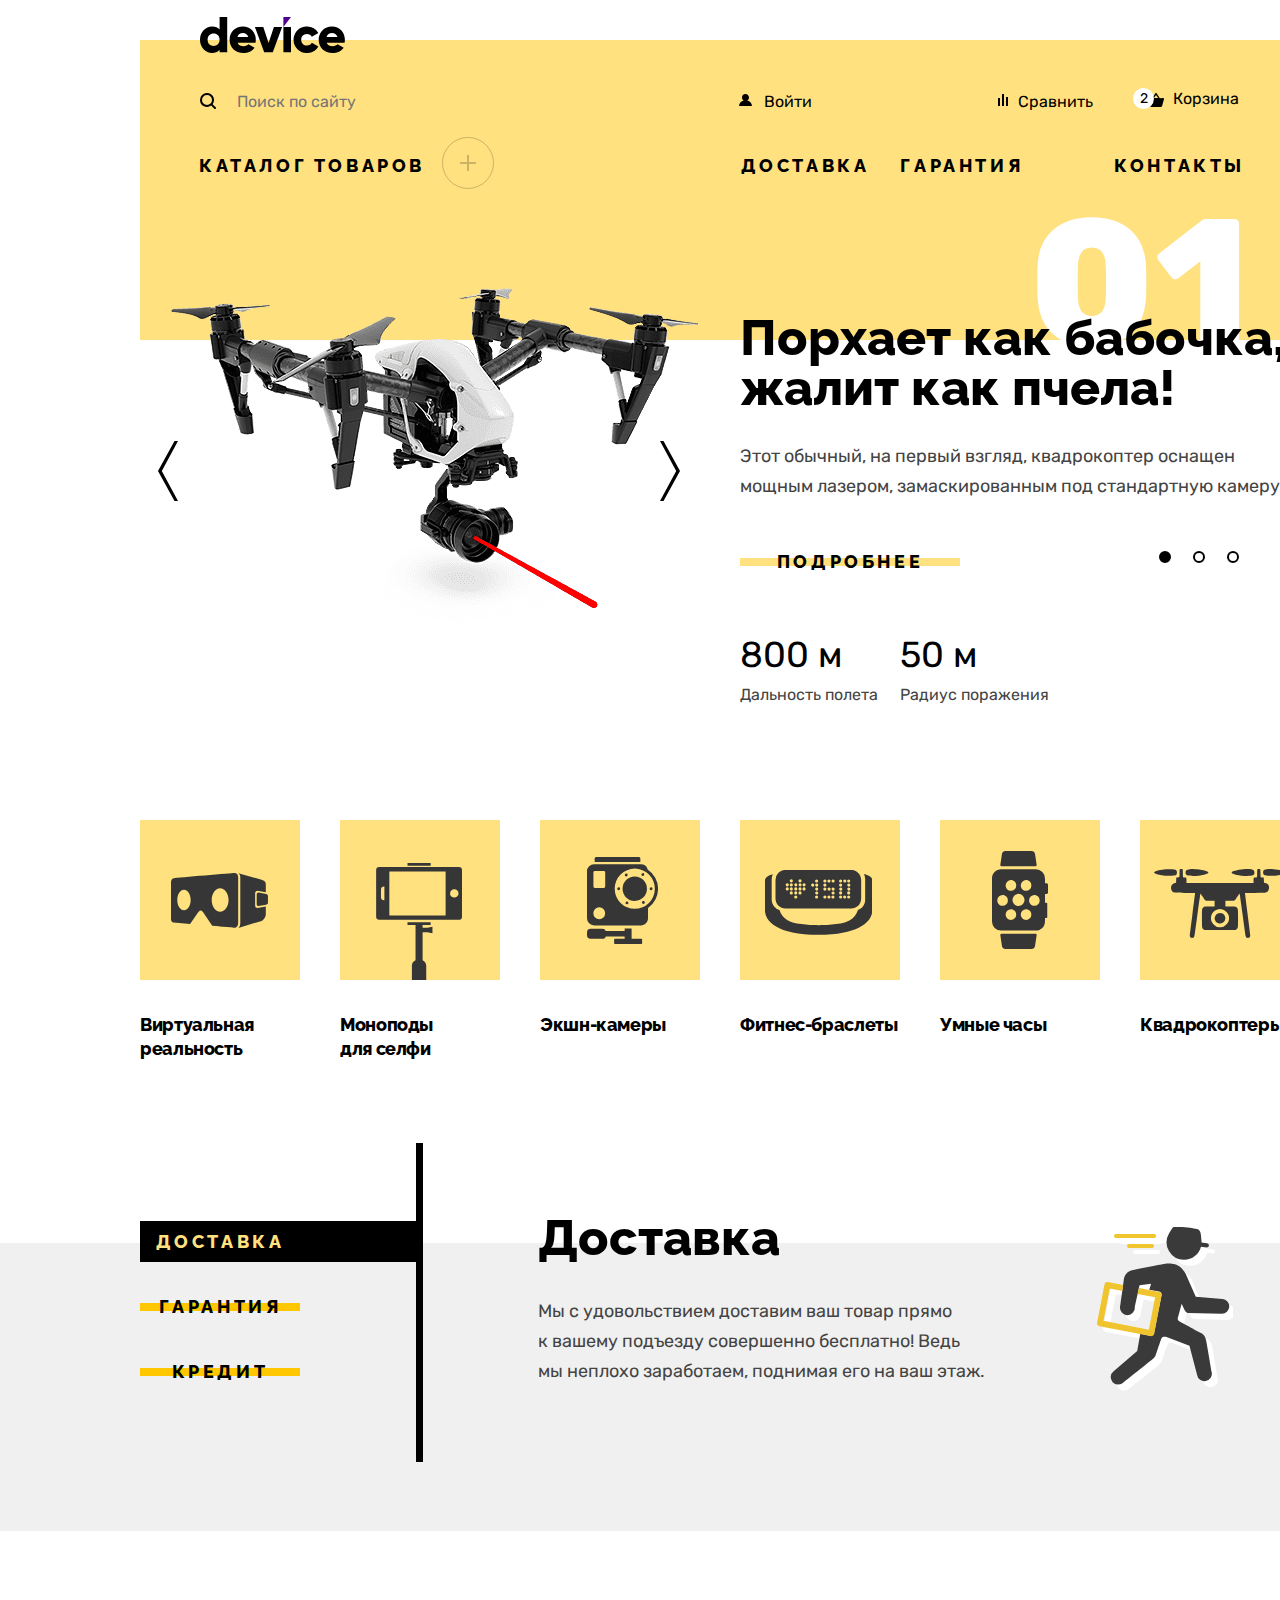
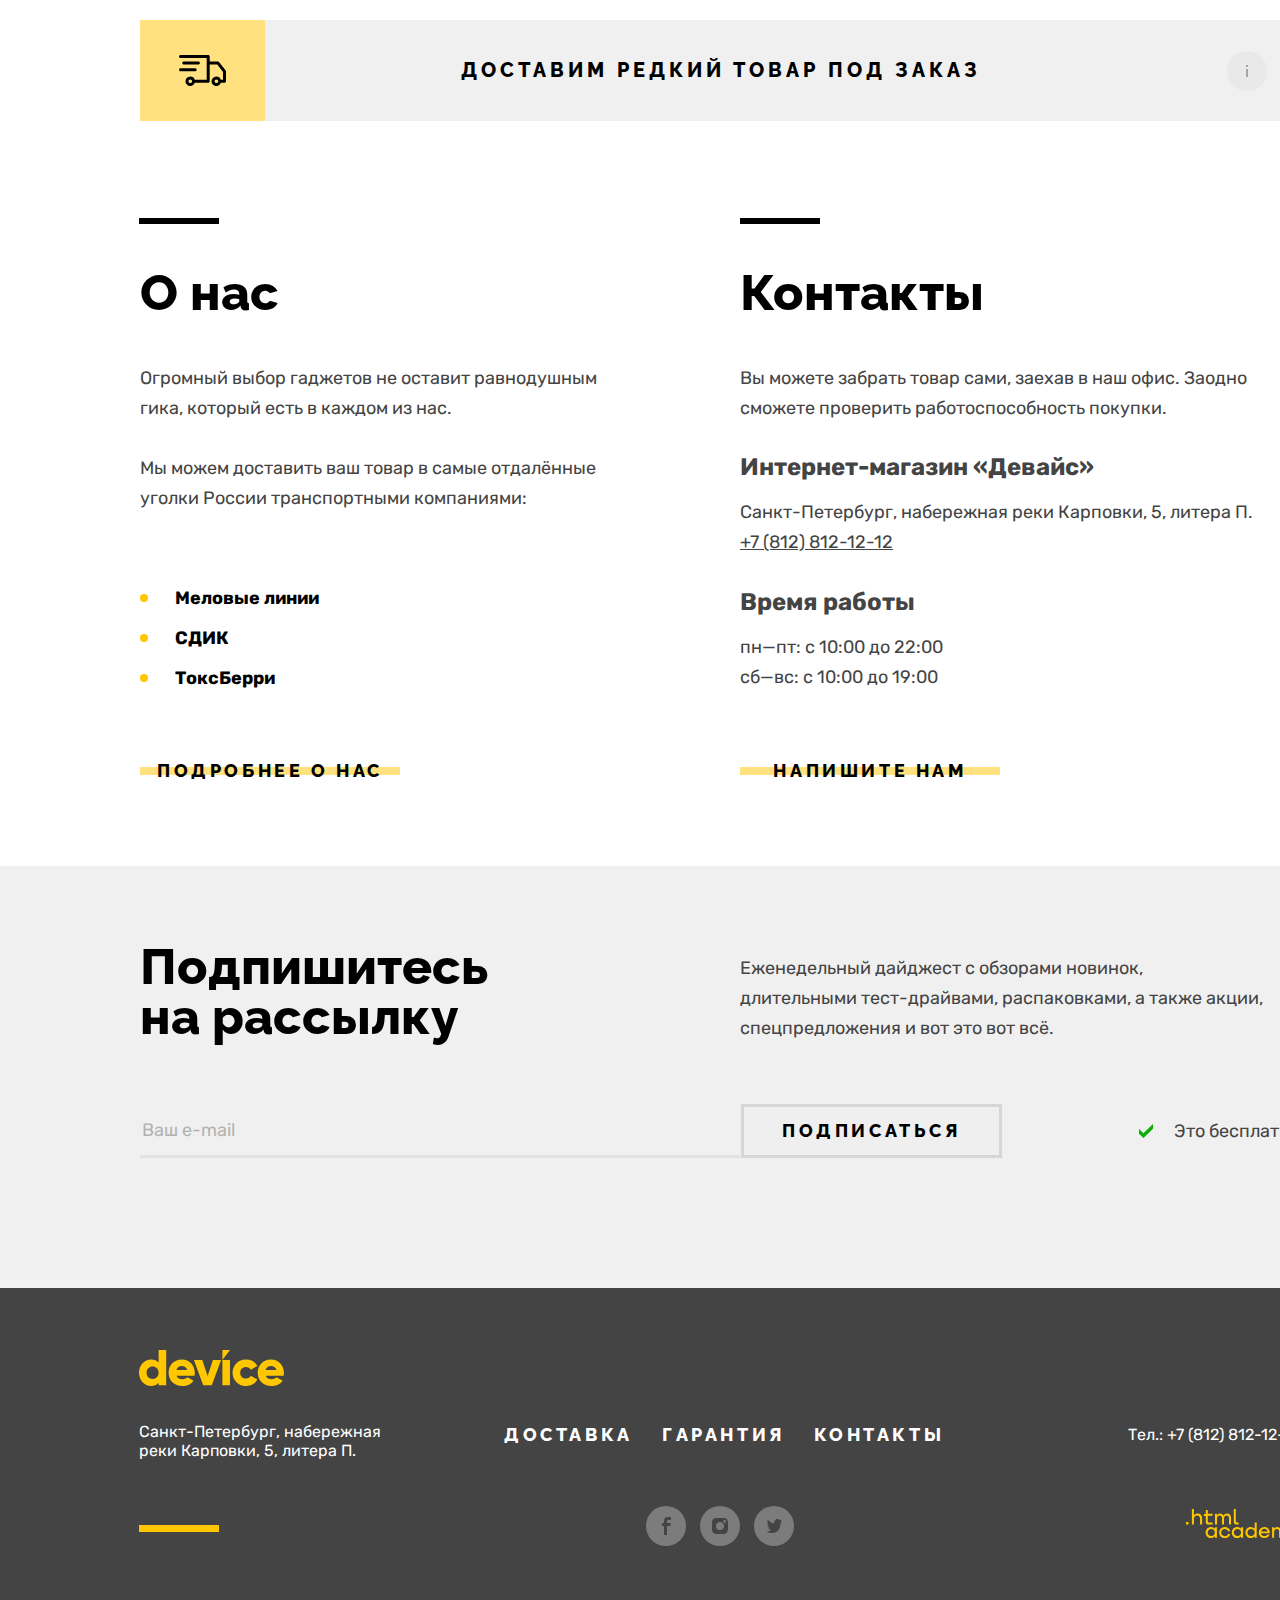
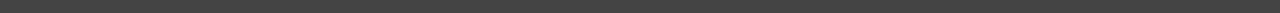
<file: index.html>
<!DOCTYPE html>
<html lang="ru">

<head>
  <meta charset="utf-8">
  <title>HTML Academy: Девайс</title>
  <link rel="icon" type="image/png" sizes="32x32" href="img/favicon-32x32.png">
  <link rel="stylesheet" href="styles/styles.css">
</head>

<body>
  <header class="page-header">
    <img class="header-logo" src="img/header-logo.svg" width="145" height="36" alt="Логотип магазина гаджетов Девайс.">
    <ul class="navigation-user">
      <li class="navigation-user-item">
        <form class="navigation-user-search navigation-user-link" action="https://echo.htmlacademy.ru" method="get">
          <label class="visually-hidden" for="search"></label>
          <input class="navigation-search" type="text" id="search" name="search" placeholder="Поиск по сайту">
          <button class="button-search button-search-open" type="submit">
            <span>Найти</span>
          </button>
        </form>
      </li>
      <li class="navigation-user-item  login">
        <a class="navigation-user-link" href="#">
          <span>Войти</span>
        </a>
      </li>
      <li class="navigation-user-item  compare">
        <a class="navigation-user-link" href="#">
          <span>Сравнить</span>
        </a>
      </li>
      <li class="navigation-user-item cart">
        <div class="popover popover-cart">
          <a class="navigation-user-link" href="#">
            <span>Корзина</span>
          </a>
          <h2 class="popover-cart-title visually-hidden">Корзина</h2>
          <div class="popover-cart-content">
            <ul class="cart-items-list">
              <li class="cart-item">
                <a class="cart-item-link" href="#">
                  <img class="cart-item-image" src="./img/product-1-small.jpg" width="41" height="43" alt="">
                  <p class="cart-item-name">Любительская селфи-палка</p>
                </a>
                <button class="cart-item-button button" type="button">
                  <svg aria-hidden="true" focusable="false" width="11" height="11" viewBox="0 0 11 11" fill="none" xmlns="http://www.w3.org/2000/svg">
                    <path d="m11 1-1-1-4.5 4.5L1 0 0 1l4.5 4.5L0 10l1 1 4.5-4.5L10 11l1-1-4.5-4.5L11 1Z" />
                  </svg>
                  <span class="visually-hidden">Удалить из корзины</span>
                </button>
              </li>
              <li class="cart-item">
                <a class="cart-item-link" href="#">
                  <img class="cart-item-image" src="./img/product-2-small.jpg" width="41" height="43" alt="">
                  <p class="cart-item-name">Профессиональная селфи-палка</p>
                </a>
                <button class="cart-item-button button" type="button">
                  <svg aria-hidden="true" focusable="false" width="11" height="11" viewBox="0 0 11 11" fill="none" xmlns="http://www.w3.org/2000/svg">
                    <path d="m11 1-1-1-4.5 4.5L1 0 0 1l4.5 4.5L0 10l1 1 4.5-4.5L10 11l1-1-4.5-4.5L11 1Z" />
                  </svg>
                  <span class="visually-hidden">Удалить из корзины</span>
                </button>
              </li>
            </ul>
            <div class="cart-all-summ">
              <p>Товаров: <span>2</span></p>
              <p>Сумма: <span>2000 ₽</span></p>
            </div>
            <button class="open-cart-button button" type="button">
              <span>Открыть корзину</span>
            </button>
          </div>
        </div>
      </li>
    </ul>
    <nav class="navigation">
      <ul class="navigation-list">
        <li class="navigation-item">
          <div class="navigation-catalog-wrap">
          <a class="navigation-link navigation-catalog" href="catalog.html">Каталог товаров</a>
          <ul class="subcatalog-list">
            <li>
              <ul class="subcatalog">
                <li class="subcatalog-item">
                  <a class="subcatalog-link" href="#">Виртуальная реальность</a>
                </li>
                <li class="subcatalog-item">
                  <a class="subcatalog-link" href="#">Моноподы для cелфи</a>
                </li>
                <li class="subcatalog-item">
                  <a class="subcatalog-link" href="#">Экшн-камеры</a>
                </li>
              </ul>
            </li>
            <li>
              <ul class="subcatalog">
                <li class="subcatalog-item">
                  <a class="subcatalog-link" href="#">Фитнес-браслеты</a>
                </li>
                <li class="subcatalog-item">
                  <a class="subcatalog-link" href="#">Умные часы</a>
                </li>
              </ul>
            </li>
            <li>
              <ul class="subcatalog">
                <li class="subcatalog-item">
                  <a class="subcatalog-link" href="#">Квадрокоптеры</a>
                </li>
              </ul>
            </li>
          </ul>
        </div>
        </li>
        <li class="navigation-item">
          <a class="navigation-link" href="delivery.html">Доставка</a>
        </li>
        <li class="navigation-item">
          <a class="navigation-link" href="warranty.html">Гарантия</a>
        </li>
        <li class="navigation-item">
          <a class="navigation-link" href="contacts.html">Контакты</a>
        </li>
      </ul>
    </nav>
  </header>
  <main class="main-container main-index">
    <div class="page-container">
      <h1 class="visually-hidden">Интернет-магазин гаджетов Device</h1>
      <section class="gallery">
        <h2 class="gallery-title visually-hidden">Фотогалерея</h2>
        <ul class="slider">
          <li class="slide">
            <div class="slider-wrapper">
              <a class="slider-image-link" href="#">
                <img class="slider-image" src="img/slider/slider-1.png" width="560" height="560" alt="Квадрокоптер">
              </a>
              <button class="slider-button slider-prev" type="button">
                <span class="visually-hidden">Предыдущее фото</span>
              </button>
              <button class="slider-button slider-next" type="button">
                <span class="visually-hidden">Следующее фото</span>
              </button>
            </div>
            <div class="slide-content">
              <span class="slide-number">01</span>
              <h3 class="slide-title">Порхает как бабочка, жалит как пчела!</h3>
              <p class="slide-text">Этот обычный, на первый взгляд, квадрокоптер оснащен мощным лазером, замаскированным под стандартную камеру.</p>
              <div class="slide-wrap">
                <a class="button button-more stripe-button" href="#">Подробнее</a>
                <ol class="slider-pagination">
                  <li class="slider-pagination-item">
                    <button class="slider-pagination-button slider-pagination-button-current" type="button">
                      <span class="visually-hidden">1 фото</span>
                    </button>
                  </li>
                  <li class="slider-pagination-item">
                    <button class="slider-pagination-button" type="button">
                      <span class="visually-hidden">2 фото</span>
                    </button>
                  </li>
                  <li class="slider-pagination-item">
                    <button class="slider-pagination-button" type="button">
                      <span class="visually-hidden">3 фото</span>
                    </button>
                  </li>
                </ol>
              </div>
              <ul class="parameter">
                <li class="parameter-list">
                  <ul class="parameter-item">
                    <li class="parameter-value">800 м</li>
                    <li class="parameter-name">Дальность полета</li>
                  </ul>
                </li>
                <li class="parameter-list">
                  <ul class="parameter-item">
                    <li class="parameter-value">50 м</li>
                    <li class="parameter-name">Радиус поражения</li>
                  </ul>
                </li>
              </ul>
            </div>
          </li>
          <li class="slide visually-hidden">
            <div class="slider-wrapper">
              <a class="slider-image-link">
                <img class="slider-image" src="img/slider/slider-2.png" width="560" height="560" alt="Фитнес-браслет">
              </a>
              <button class="slider-button slider-prev" type="button">
                <span class="visually-hidden">Предыдущее фото</span>
              </button>
              <button class="slider-button slider-next" type="button">
                <span class="visually-hidden">Следующее фото</span>
              </button>
            </div>
            <div class="slide-content">
              <span class="slide-number">02</span>
              <h3 class="slide-title">Худеем<br> правильно!</h3>
              <p class="slide-text">Мотивирующие фитнес-браслеты помогут найти в себе силы не пропускать занятия и соблюдать диету.</p>
              <div class="slide-wrap">
                <a class="button button-more stripe-button" href="#">
                  <span>Подробнее</span>
                </a>
                <ol class="slider-pagination">
                  <li class="slider-pagination-item">
                    <button class="slider-pagination-button slider-pagination-button-current" type="button">
                      <span class="visually-hidden">1 фото</span>
                    </button>
                  </li>
                  <li class="slider-pagination-item">
                    <button class="slider-pagination-button" type="button">
                      <span class="visually-hidden">2 фото</span>
                    </button>
                  </li>
                  <li class="slider-pagination-item">
                    <button class="slider-pagination-button" type="button">
                      <span class="visually-hidden">3 фото</span>
                    </button>
                  </li>
                </ol>
              </div>
              <ul class="parameter">
                <li class="parameter-list">
                  <ul class="parameter-item">
                    <li class="parameter-value">48 часов</li>
                    <li class="parameter-name">Без подзарядки</li>
                  </ul>
                </li>
              </ul>
            </div>
          </li>
          <li class="slide visually-hidden">
            <div class="slider-wrapper">
              <a class="slider-image-link">
                <img class="slider-image" src="img/slider/slider-3.png" width="560" height="560" alt="Селфи-палка">
              </a>
              <button class="slider-button slider-prev" type="button">
                <span class="visually-hidden">Предыдущее фото</span>
              </button>
              <button class="slider-button slider-next" type="button">
                <span class="visually-hidden">Следующее фото</span>
              </button>
            </div>
            <div class="slide-content">
              <span class="slide-number">03</span>
              <h3 class="slide-title">Делай селфи,<br> как Бен Стиллер! </h3>
              <p class="slide-text">Самая длинная палка для селфи доступна в нашем магазине. Восемь (Восемь, Карл!) метров длиной и весом всего 5 кг.</p>
              <div class="slide-wrap">
                <a class="button button-more stripe-button" href="#">
                  <span>Подробнее</span>
                </a>
                <ol class="slider-pagination">
                  <li class="slider-pagination-item">
                    <button class="slider-pagination-button slider-pagination-button-current" type="button">
                      <span class="visually-hidden">1 фото</span>
                    </button>
                  </li>
                  <li class="slider-pagination-item">
                    <button class="slider-pagination-button" type="button">
                      <span class="visually-hidden">2 фото</span>
                    </button>
                  </li>
                  <li class="slider-pagination-item">
                    <button class="slider-pagination-button" type="button">
                      <span class="visually-hidden">3 фото</span>
                    </button>
                  </li>
                </ol>
              </div>
              <ul class="parameter">
                <li class="parameter-list">
                  <ul class="parameter-item">
                    <li class="parameter-value">8,5 м</li>
                    <li class="parameter-name">Длина палки</li>
                  </ul>
                </li>
                <li class="parameter-list">
                  <ul class="parameter-item">
                    <li class="parameter-value">5 кг</li>
                    <li class="parameter-name">Вес палки</li>
                  </ul>
                </li>
                <li class="parameter-list">
                  <ul class="parameter-item">
                    <li class="parameter-value">Карбон</li>
                    <li class="parameter-name">Материал</li>
                  </ul>
                </li>
              </ul>
            </div>
          </li>
        </ul>
      </section>
      <section class="category">
        <h2 class="visually-hidden">Категории товаров</h2>
        <ul class="category-list">
          <li class="category-item">
            <a class="category-link" href="#">
              <span>Виртуальная реальность</span>
            </a>
          </li>
          <li class="category-item">
            <a class="category-link" href="#">
              <span>Моноподы<br> для селфи</span>
            </a>
          </li>
          <li class="category-item">
            <a class="category-link" href="#">
              <span>Экшн-камеры</span>
            </a>
          </li>
          <li class="category-item">
            <a class="category-link" href="#">
              <span>Фитнес-браслеты</span>
            </a>
          </li>
          <li class="category-item">
            <a class="category-link" href="#">
              <span>Умные часы</span>
            </a>
          </li>
          <li class="category-item">
            <a class="category-link" href="#">
              <span>Квадрокоптеры</span>
            </a>
          </li>
        </ul>
      </section>
    </div>
    <section class="services">
      <div class="page-container services-container">
        <h2 class="visually-hidden">Наши сервисы</h2>
        <ul class="services-slider">
          <li class="services-slide">
            <h3 class="services-title">Доставка</h3>
            <p class="services-content">Мы с удовольствием доставим ваш товар прямо<br> к вашему подъезду совершенно бесплатно! Ведь<br> мы неплохо заработаем, поднимая его на ваш этаж.</p>
          </li>
          <li class="services-slide visually-hidden">
            <h3 class="services-title">Гарантия</h3>
            <p class="services-content">Если из-за возгорания купленного у нас товара у вас сгорит дом — не переживайте, мы выдадим вам новый. Товар, не дом, конечно же.</p>
          </li>
          <li class="services-slide visually-hidden">
            <h3 class="services-title">Кредит</h3>
            <p class="services-content">Залезть в долговую яму стало проще! Кредитные консультанты подберут для вас наиболее выгодные условия кредита. Выгодные для банка, разумеется.</p>
          </li>
        </ul>
        <ol class="services-pagination-list">
          <li class="services-pagination-item">
            <button class="button services-pagination-button stripe-button services-pagination-button-current" type="button">Доставка</button>
          </li>
          <li class="services-pagination-item">
            <button class="button services-pagination-button stripe-button" type="button">Гарантия</button>
          </li>
          <li class="services-pagination-item">
            <button class="button services-pagination-button stripe-button" type="button">Кредит</button>
          </li>
        </ol>
      </div>
    </section>
    <section class="about-company">
      <div class="page-container">
        <h2 class="visually-hidden">О компании</h2>
        <a class="button delivery-button" href="#">
          <svg class="delivery-icon" aria-hidden="true" focusable="false" width="47" height="31" fill="none" xmlns="http://www.w3.org/2000/svg">
            <path d="m46.7 15.4-6.5-8.2c-.3-.4-.7-.6-1.2-.6h-8.3V1.5C30.7.7 30 0 29.2 0H1.5C.7 0 0 .7 0 1.5S.7 3 1.5 3h26.2v21.7H15.8a4.7 4.7 0 0 0-4.5-3.3 4.9 4.9 0 0 0-4.8 4.8c0 2.6 2.2 4.8 4.8 4.8 2.1 0 3.9-1.4 4.5-3.3h13.4c.8 0 1.5-.7 1.5-1.5V9.6h7.6l5.7 7.3v7.9h-2.2a4.7 4.7 0 0 0-4.5-3.3 4.9 4.9 0 0 0-4.8 4.8c0 2.6 2.1 4.8 4.8 4.8 2.1 0 3.9-1.4 4.5-3.3h3.7c.8 0 1.5-.7 1.5-1.5v-9.9c0-.4-.1-.7-.3-1ZM11.3 28c-1 0-1.8-.8-1.8-1.8s.8-1.8 1.8-1.8 1.8.8 1.8 1.8-.9 1.8-1.8 1.8Zm26.1 0c-1 0-1.8-.8-1.8-1.8s.8-1.8 1.8-1.8 1.8.8 1.8 1.8-.9 1.8-1.8 1.8Z" />
            <path d="M19.4 9.6c.8 0 1.5-.7 1.5-1.5s-.7-1.5-1.5-1.5H4.8c-.8 0-1.5.7-1.5 1.5S4 9.6 4.8 9.6h14.6Zm-1.7 5.1c0-.8-.7-1.5-1.5-1.5H1.5c-.8 0-1.5.7-1.5 1.5s.7 1.5 1.5 1.5h14.7c.8 0 1.5-.7 1.5-1.5Z" />
          </svg>
          <span class="delivery-button-text">Доставим редкий товар под заказ</span>
          <svg class="delivery-icon-info" aria-hidden="true" focusable="false" width="40" height="40" viewBox="0 0 40 40" fill="none" xmlns="http://www.w3.org/2000/svg">
            <circle cx="20" cy="20" r="20" fill="#dcdcdc" />
            <g fill="#000">
              <path d="M21 14h-2v2h2v-2ZM21 18h-2v8h2v-8Z" />
            </g>
          </svg>
        </a>
        <div class="info-container">
          <section class="info index-columns">
            <h3 class="info-title">О нас</h3>
            <div class="info-content-wrap">
              <p class="info-content">Огромный выбор гаджетов не оставит равнодушным гика, который есть в каждом из нас.</p>
              <p class="info-content">Мы можем доставить ваш товар в самые отдалённые уголки России транспортными компаниями:</p>
            </div>
            <ul class="info-content-list">
              <li class="info-content-item">
                <span>Меловые линии</span>
              </li>
              <li class="info-content-item">
                <span>СДИК</span>
              </li>
              <li class="info-content-item">
                <span>ТоксБерри</span>
              </li>
            </ul>
            <a class="button button-info stripe-button" href="#">
              <span>Подробнее о нас</span>
            </a>
          </section>
          <section class="contacts index-columns">
            <h3 class="contacts-title">Контакты</h3>
            <p class="contacts-content">Вы можете забрать товар сами, заехав в наш офис. Заодно сможете проверить работоспособность покупки.</p>
            <h4 class="contacts-subtitles">Интернет-магазин «Девайс»</h4>
            <address class="contacts-address">
              <p class="contacts-address-text">Санкт-Петербург, набережная реки Карповки, 5, литера П.</p>
              <a class="contacts-phone" href="tel:+78128121212" tabindex="-1">+7 (812) 812-12-12</a>
            </address>
            <h4 class="contacts-subtitles">Время работы</h4>
            <ul class="contacts-schedule">
              <li class="contacts-schedule-item">пн—пт: с 10:00 до 22:00</li>
              <li class="contacts-schedule-item">сб—вс: с 10:00 до 19:00</li>
            </ul>
            <a class="button button-contacts stripe-button" href="#">
              <span>Напишите нам</span>
            </a>
          </section>
        </div>
      </div>
    </section>
    <section class="newsletter">
      <div class="newsletter-info page-container">
        <h2 class="newsletter-title">Подпишитесь<br> на рассылку</h2>
        <p class="newsletter-content">Еженедельный дайджест с обзорами новинок,<br> длительными тест-драйвами, распаковками, а также акции, спецпредложения и вот это вот всё.</p>
      </div>
      <div class="newsletter-form-wrap page-container">
        <form class="newsletter-form" action="https://echo.htmlacademy.ru/" method="post">
          <p class="newsletter-email">
            <label class="visually-hidden" for="newsletter-email">Email</label>
            <input class="field" type="email" id="newsletter-email" name="newsletter-email" placeholder="Ваш e-mail" required></p>
          <button class="button newsletter-button" type="submit">
            <span>Подписаться</span>
          </button>
        </form>
        <span class="newsletter-text">Это бесплатно</span>
      </div>
    </section>
  </main>
  <footer class="page-footer">
    <div class="page-footer-container">
      <div class="footer-contacts">
        <h2 class="visually-hidden">Наш адрес</h2>
        <a class="footer-contacts-logo" href="index.html" tabindex="-1">
          <img class="footer-logo" src="img/footer-logo.svg" width="145" height="36" alt="Логотип магазина гаджетов Девайс.">
        </a>
        <address class="footer-address">Санкт-Петербург, набережная реки Карповки, 5, литера П.</address>
      </div>
      <div class="footer-nav-social-container">
        <div class="footer-nav">
          <ul class="footer-nav-list">
            <li class="footer-nav-item">
              <a class="footer-nav-link" href="delivery.html">Доставка</a>
            </li>
            <li class="footer-nav-item">
              <a class="footer-nav-link" href="warranty.html">Гарантия</a>
            </li>
            <li class="footer-nav-item">
              <a class="footer-nav-link" href="contacts.html">Контакты</a>
            </li>
          </ul>
        </div>
        <div class="footer-social">
          <h2 class="visually-hidden">Давайте дружить</h2>
          <ul class="footer-social-list">
            <li class="footer-social-item">
              <a class="button footer-social-link" href="https://www.facebook.com/htmlacademy">
                <svg class="footer-social-icon" aria-hidden="true" focusable="false" width="9" height="18" viewBox="0 0 9 18" xmlns="http://www.w3.org/2000/svg">
                  <path d="M6.5 3H9V0H5.6C2.8 0 2 1.7 2 4.2V6H0v3h2v9h3V9h3.3l.6-3H5V4.5C5 3.7 5.3 3 6.5 3Z" />
                </svg>
                <span class="visually-hidden">Фейсбук</span>
              </a>
            </li>
            <li class="footer-social-item">
              <a class="button footer-social-link" href="https://www.instagram.com/htmlacademy/">
                <svg class="footer-social-icon" aria-hidden="true" focusable="false" width="16" height="16" viewBox="0 0 16 16" xmlns="http://www.w3.org/2000/svg">
                  <path d="M14.7 1.3c-.9-.9-2-1.3-3.4-1.3H4.7A4.5 4.5 0 0 0 0 4.7v6.6c0 1.4.4 2.6 1.4 3.4.9.9 2 1.3 3.3 1.3h6.6c1.4 0 2.6-.4 3.4-1.3a5 5 0 0 0 1.3-3.4V4.7c0-1.4-.4-2.6-1.3-3.4ZM8 12.1A4.1 4.1 0 0 1 3.9 8c0-2.3 1.9-4.1 4.1-4.1 2.2 0 4.1 1.8 4.1 4.1s-1.9 4.1-4.1 4.1Zm4.6-7.4c-.7 0-1.3-.5-1.3-1.3s.5-1.3 1.3-1.3c.7 0 1.3.6 1.3 1.3 0 .7-.6 1.3-1.3 1.3Z" />
                </svg>
                <span class="visually-hidden">Инстаграм</span>
              </a>
            </li>
            <li class="footer-social-item">
              <a class="button footer-social-link" href="https://twitter.com/htmlacademy_ru">
                <svg class="footer-social-icon" aria-hidden="true" focusable="false" width="15" height="14" viewBox="0 0 15 14" xmlns="http://www.w3.org/2000/svg">
                  <g clip-path="url(#a)">
                    <path d="M9.7.1c1.5-.5 2.6.3 3.2 1.1l1.7-.6a2 2 0 0 1-.8 1.6c.7.2 1.2-.4 1.2-.4-.1.9-.9 1.7-1.4 1.9-.2 6.3-2.8 10.4-8.9 10.3h-.4C4 14 .6 13.6 0 12.2c2 .2 3.4-.4 4.1-1.1-.8-.3-2.4-.4-2.6-2.8.3.2.5.3 1.1.2C1.5 7.7.3 7 .4 5c.3.3.9.5 1.2.4C1 5.2-.2 2.3.8.8c1.6 1.7 3.3 3.4 6.3 3.5.2-2.1 1-3.5 2.6-4.2Z" />
                  </g>
                  <defs>
                    <clippath id="a">
                      <path d="M0 0h15v14H0z" />
                    </clippath>
                  </defs>
                </svg>
                <span class="visually-hidden">Твиттер</span>
              </a>
            </li>
          </ul>
        </div>
      </div>
      <div class="footer-phone">
        <h2 class="visually-hidden">Наш телефон</h2>
        <a class="footer-phone-content" href="tel:+78128121212">Тел.: +7 (812) 812-12-12</a>
        <a class="htmlacademy-link" href="https://htmlacademy.ru/">
          <svg class="htmlacademy-icon" aria-hidden="true" focusable="false" width="115" height="33" fill="none" xmlns="http://www.w3.org/2000/svg">
            <path d="M0 12.9v2.6h2.5v-2.6H0Zm11.6-8.4c-1.6 0-2.8.7-3.6 1.7h-.1V0h-2v15.5h2v-5.3c0-2.1 1.3-3.6 3.3-3.6 1.8 0 2.9 1.4 2.9 3.2v5.7h2V9.4c.1-3-1.8-4.9-4.5-4.9Zm15 .3h-4.8V1.1h-2v3.8h-1.9v2h1.9v6c0 1.7 1 2.7 2.7 2.7h4.1v-2h-3.7c-.7 0-1.1-.4-1.1-1.1V6.8h4.8v-2Zm14.5-.2c-1.6 0-2.9.8-3.5 2.1h-.1a3.7 3.7 0 0 0-3.4-2.1c-1.4 0-2.5.8-3.1 1.8h-.1V4.8H29v10.6h2V10c0-2 1-3.5 2.6-3.5 1.5 0 2.4 1 2.4 2.6v6.3h2V9.8c0-2.4 1.4-3.3 2.6-3.3 1.5 0 2.4 1 2.4 2.6v6.3h2V8.9c.1-2.5-1.4-4.3-3.9-4.3Zm6.7 8.1c0 1.7 1 2.7 2.8 2.7h2v-2h-1.7c-.7 0-1.1-.4-1.1-1.1V0h-2v12.7Zm-18.9 7a4.9 4.9 0 0 0-3.9-1.8c-3.1 0-5.4 2.3-5.4 5.6s2.3 5.6 5.4 5.6c1.8 0 3-.8 3.8-1.9h.1v1.6h2V18.2h-2v1.5Zm-3.6 7.4c-2.2 0-3.6-1.6-3.6-3.6s1.4-3.6 3.6-3.6 3.6 1.6 3.6 3.6c0 1.9-1.4 3.6-3.6 3.6ZM44.2 22c-.5-2.4-2.6-4.1-5.4-4.1a5.4 5.4 0 0 0-5.6 5.6c0 3.1 2.2 5.6 5.6 5.6 2.8 0 4.9-1.8 5.4-4.2h-2.1a3.4 3.4 0 0 1-3.3 2.3c-2.2 0-3.6-1.6-3.6-3.6s1.4-3.6 3.6-3.6c1.6 0 2.8 1 3.3 2.2h2.1V22Zm10.9-2.3a4.9 4.9 0 0 0-3.9-1.8c-3.1 0-5.4 2.3-5.4 5.6s2.3 5.6 5.4 5.6c1.8 0 3-.8 3.8-1.9h.1v1.6h2V18.2h-2v1.5Zm-3.6 7.4c-2.2 0-3.6-1.6-3.6-3.6s1.4-3.6 3.6-3.6 3.6 1.6 3.6 3.6c0 1.9-1.5 3.6-3.6 3.6Zm17.2-7.3a5 5 0 0 0-3.9-1.9c-3.1 0-5.4 2.3-5.4 5.6s2.2 5.6 5.4 5.6c1.7 0 3-.8 3.8-1.8h.1v1.5h2V13.4h-2v6.4Zm-3.6 7.3c-2.2 0-3.6-1.6-3.6-3.6s1.4-3.6 3.6-3.6 3.6 1.6 3.6 3.6c-.1 2-1.5 3.6-3.6 3.6Zm13.2-9.2a5.4 5.4 0 0 0-5.5 5.6c0 3 2.1 5.6 5.5 5.6 2.5 0 4.5-1.3 5.2-3.6h-2.1c-.5 1-1.6 1.6-3 1.6-1.9 0-3.3-1.3-3.4-2.9h8.8c.2-3.6-2-6.3-5.5-6.3Zm0 1.9c1.7 0 3 1 3.3 2.6h-6.5a3.2 3.2 0 0 1 3.2-2.6Zm19.9-1.9a4 4 0 0 0-3.6 2h-.1c-.6-1.2-1.8-2-3.4-2-1.4 0-2.5.7-3.1 1.8v-1.5h-1.9v10.6h2v-5.4c0-2 1-3.4 2.6-3.5 1.5 0 2.4 1 2.4 2.6v6.3h2v-5.6c0-2.4 1.4-3.3 2.6-3.3 1.5 0 2.4 1 2.4 2.6v6.3h2v-6.5c.1-2.6-1.4-4.4-3.9-4.4Zm11.2 9.1-3.6-8.9h-2.2l4.8 11.6c-.3.9-.7 1.2-1.7 1.2h-2.5v2h2.5c1.8 0 2.8-.8 3.5-2.6l4.7-12.2h-2.1l-3.4 8.9Z" />
          </svg>
          <span class="visually-hidden">.html academy</span>
        </a>
      </div>
    </div>
  </footer>
  <!--modal-container-close
  Класс для закрытия модального окна-->
  <div class="modal-container modal-container-close">
    <div class="modal modal-delivery">
      <button class="modal-close-button" type="button">
        <span class="visually-hidden">Закрыть</span>
      </button>
      <section class="modal-content">
        <h2 class="modal-title">Доставка под заказ</h2>
        <form class="delivery-form" action="https://echo.htmlacademy.ru/" method="post">
          <p class="field-group delivery-form-name">
            <label class="delivery-form-label" for="delivery-login">Ваше имя:</label>
            <input class="delivery-form-field delivery-error" type="text" id="delivery-login" name="delivery-login" placeholder="Имя Фамилия" required>
            <span class="delivery-text">Пожалуйста, представьтесь</span>
          </p>
          <p class="field-group delivery-form-email">
            <label class="delivery-form-label" for="delivery-email">Ваш e-mail:</label>
            <input class="delivery-form-field" type="email" id="delivery-email" name="delivery-email" placeholder="krasotka92@mail.ru" required>
            <span class="delivery-text">Забавный у вас адрес</span>
          </p>
          <p class="field-group  delivery-form-object">
            <label class="delivery-form-label" for="delivery-object">Что нужно привезти:</label>
            <input class="delivery-form-field" type="text" id="delivery-object" name="delivery-object" placeholder="В свободной форме" required>
          </p>
          <p class="field-group delivery-form-number">
            <label class="delivery-form-label delivery-form-label-number" for="delivery-number">Количество:
              <a class="tooltip-ico"></a>
              <span class="tooltip-message">Постараемся найти, сколько нужно. Привезём сколько получится по требованиям к провозу багажа.</span>
            </label>
            <button class="number-minus" type="button">
              <span class="visually-hidden">-1 товар</span>
            </button>
            <input class="delivery-form-field" type="number" id="delivery-number" name="delivery-number" min="1" step="1" value="1" readonly>
            <button class="number-plus" type="button">
              <span class="visually-hidden">+1 товар</span>
            </button>
          </p>
          <button class="button delivery-form-button stripe-button" type="submit">Отправить</button>
        </form>
      </section>
    </div>
  </div>
</body>

</html>
</file>
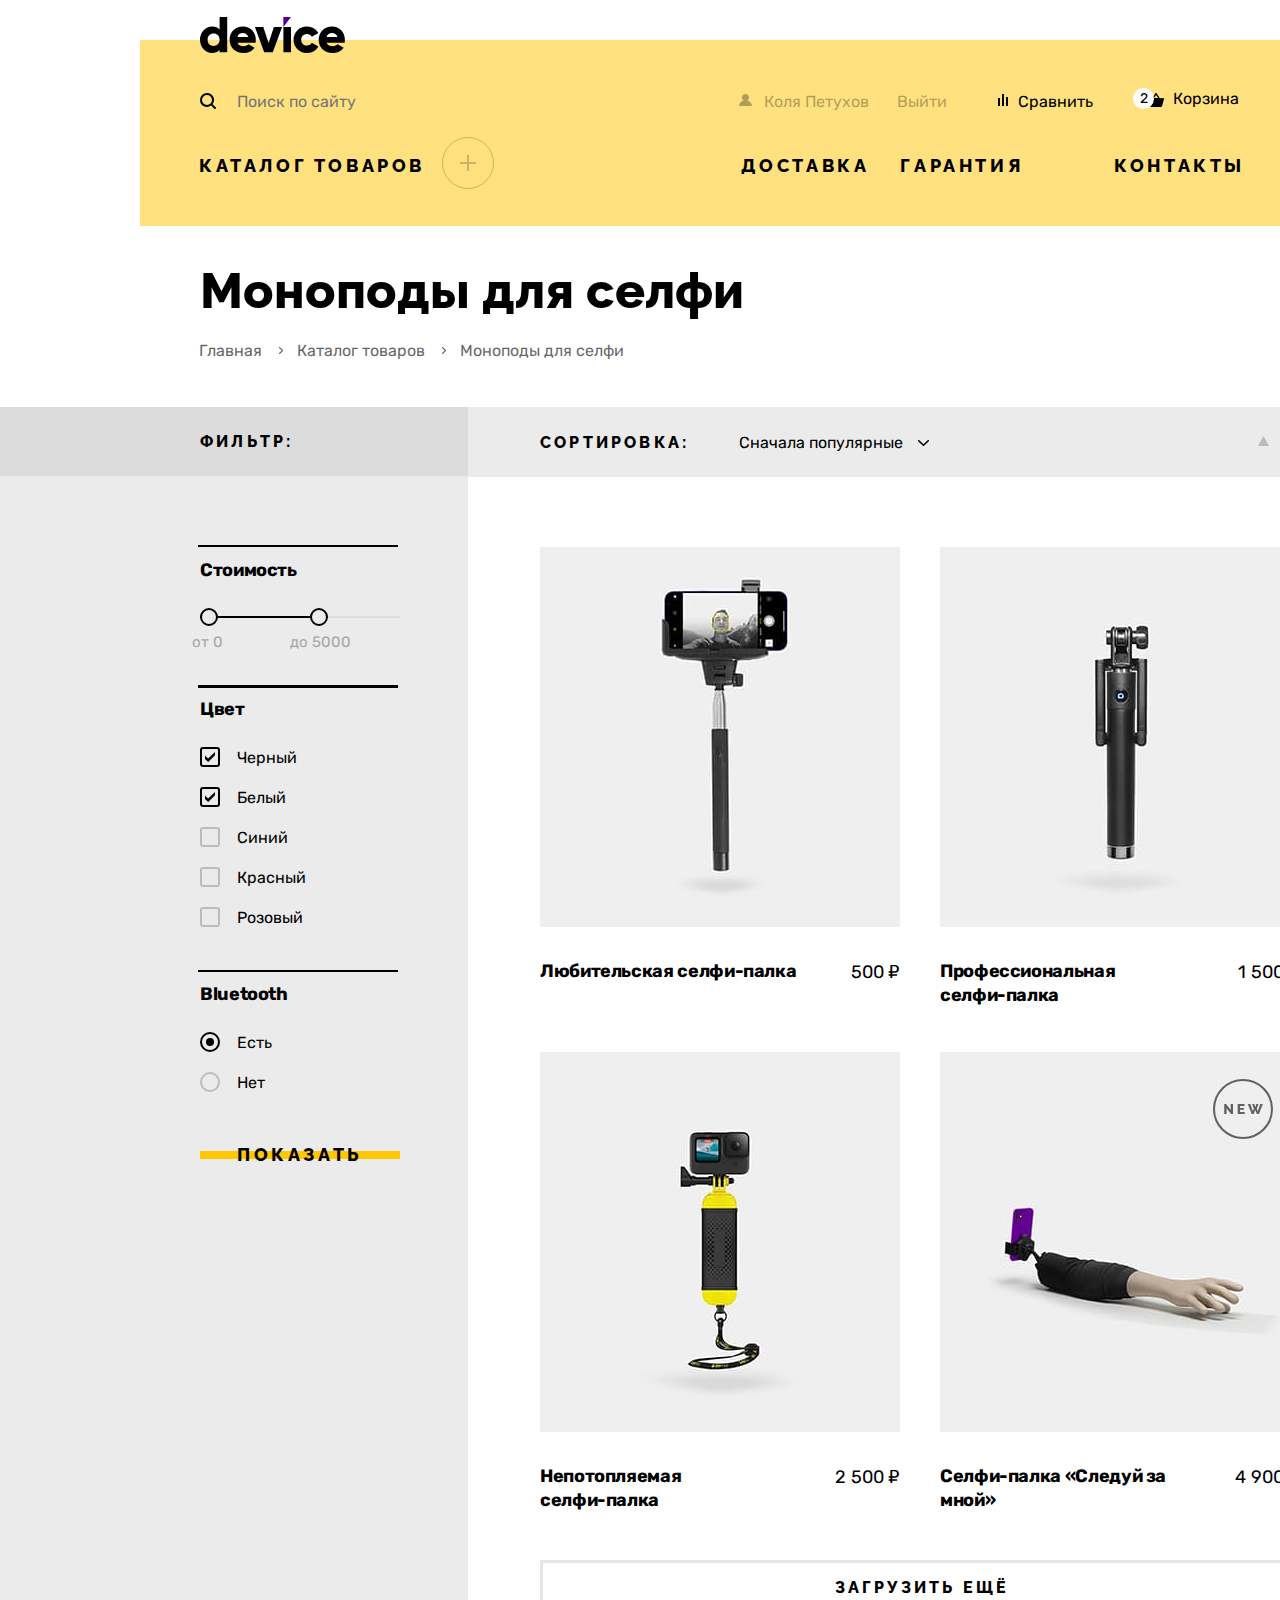
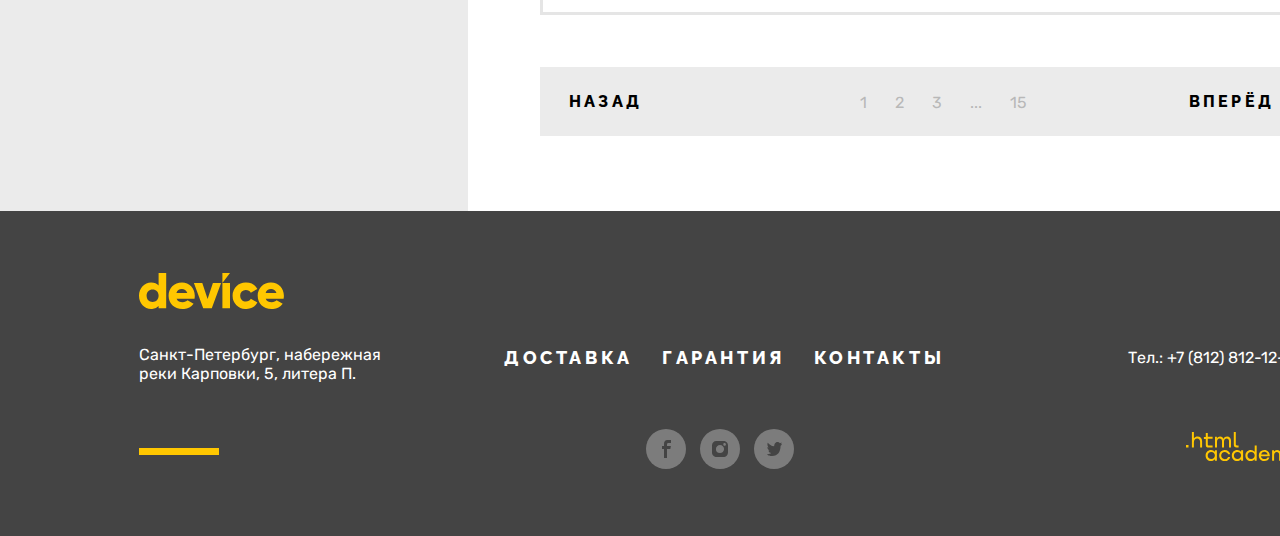
<file: catalog.html>
<!DOCTYPE html>
<html lang="ru">

<head>
  <meta charset="utf-8">
  <title>Каталог</title>
  <link rel="icon" type="image/png" sizes="32x32" href="img/favicon-32x32.png">
  <link rel="stylesheet" href="styles/styles.css">
</head>

<body>
  <header class="page-header catalog-header">
    <a href="index.html" tabindex="-1">
      <img class="header-logo" src="img/header-logo.svg" width="145" height="36" alt="Логотип магазина гаджетов Девайс.">
    </a>
    <ul class="navigation-user">
      <li class="navigation-user-item">
        <form class="navigation-user-search navigation-user-link" action="https://echo.htmlacademy.ru" method="get">
          <label class="visually-hidden" for="search"></label>
          <input class="navigation-search" type="text" id="search" name="search" placeholder="Поиск по сайту">
          <button class="button-search button-search-open" type="submit">
            <span>Найти</span>
          </button>
        </form>
      </li>
      <li class="navigation-user-item login">

        <a class="navigation-user-link close" href="#">
          <span class="user-name">Коля Петухов</span>
          <span>Выйти</span>
        </a>
      </li>
      <li class="navigation-user-item compare">
        <a class="navigation-user-link" href="#">
          <span>Сравнить</span>
        </a>
      </li>
      <li class="navigation-user-item cart">
        <div class="popover popover-cart">
          <a class="navigation-user-link" href="#">
            <span>Корзина</span>
          </a>
          <h2 class="popover-cart-title visually-hidden">Корзина</h2>
          <div class="popover-cart-content">
            <ul class="cart-items-list">
              <li class="cart-item">
                <a class="cart-item-link" href="#">
                  <img class="cart-item-image" src="./img/product-1-small.jpg" width="41" height="43" alt="">
                  <p class="cart-item-name">Любительская селфи-палка</p>
                </a>
                <button class="cart-item-button button" type="button">
                  <svg aria-hidden="true" focusable="false" width="11" height="11" viewBox="0 0 11 11" fill="none" xmlns="http://www.w3.org/2000/svg">
                    <path d="m11 1-1-1-4.5 4.5L1 0 0 1l4.5 4.5L0 10l1 1 4.5-4.5L10 11l1-1-4.5-4.5L11 1Z" />
                  </svg>
                  <span class="visually-hidden">Удалить из корзины</span>
                </button>
              </li>
              <li class="cart-item">
                <a class="cart-item-link" href="#">
                  <img class="cart-item-image" src="./img/product-2-small.jpg" width="41" height="43" alt="">
                  <p class="cart-item-name">Профессиональная селфи-палка</p>
                </a>
                <button class="cart-item-button button" type="button">
                  <svg aria-hidden="true" focusable="false" width="11" height="11" viewBox="0 0 11 11" fill="none" xmlns="http://www.w3.org/2000/svg">
                    <path d="m11 1-1-1-4.5 4.5L1 0 0 1l4.5 4.5L0 10l1 1 4.5-4.5L10 11l1-1-4.5-4.5L11 1Z" />
                  </svg>
                  <span class="visually-hidden">Удалить из корзины</span>
                </button>
              </li>
            </ul>
            <div class="cart-all-summ">
              <p>Товаров: <span>2</span></p>
              <p>Сумма: <span>2000 ₽</span></p>
            </div>
            <button class="open-cart-button button" type="button">
              <span>Открыть корзину</span>
            </button>
          </div>
        </div>
      </li>
    </ul>
    <nav class="navigation">
      <ul class="navigation-list">
        <li class="navigation-item">
          <div class="navigation-catalog-wrap">
            <a class="navigation-link navigation-catalog" href="catalog.html">Каталог товаров</a>
            <ul class="subcatalog-list">
              <li>
                <ul class="subcatalog">
                  <li class="subcatalog-item">
                    <a class="subcatalog-link" href="#">Виртуальная реальность</a>
                  </li>
                  <li class="subcatalog-item">
                    <a class="subcatalog-link" href="#">Моноподы для cелфи</a>
                  </li>
                  <li class="subcatalog-item">
                    <a class="subcatalog-link" href="#">Экшн-камеры</a>
                  </li>
                </ul>
              </li>
              <li>
                <ul class="subcatalog">
                  <li class="subcatalog-item">
                    <a class="subcatalog-link" href="#">Фитнес-браслеты</a>
                  </li>
                  <li class="subcatalog-item">
                    <a class="subcatalog-link" href="#">Умные часы</a>
                  </li>
                </ul>
              </li>
              <li>
                <ul class="subcatalog">
                  <li class="subcatalog-item">
                    <a class="subcatalog-link" href="#">Квадрокоптеры</a>
                  </li>
                </ul>
              </li>
            </ul>
          </div>
        </li>
        <li class="navigation-item">
          <a class="navigation-link" href="delivery.html">Доставка</a>
        </li>
        <li class="navigation-item">
          <a class="navigation-link" href="warranty.html">Гарантия</a>
        </li>
        <li class="navigation-item">
          <a class="navigation-link" href="contacts.html">Контакты</a>
        </li>
      </ul>
    </nav>
  </header>
  <main class="main-inner">
    <div class="page-container">
      <section class="inner-header">
        <h1 class="inner-header-title">Моноподы для селфи</h1>
        <ul class="breadcrumbs">
          <li class="breadcrumbs-item">
            <a class="breadcrumbs-link" href="index.html">Главная</a>
          </li>
          <li class="breadcrumbs-item">
            <a class="breadcrumbs-link" href="catalog.html">Каталог товаров</a>
          </li>
          <li class="breadcrumbs-item">
            <a class="breadcrumbs-link">Моноподы для селфи</a>
          </li>
        </ul>
      </section>
    </div>
    <section class="catalog-products">
      <div class="page-container">
        <div class="catalog-products-wrap">
          <h2 class="visually-hidden">Список товаров с фильтрами</h2>
          <div class="catalog-filter-container">
            <form class="catalog-filter" action="https://echo.htmlacademy.ru/" method="get">
              <h3 class="filter-label">Фильтр:</h3>
              <fieldset class="catalog-filter-group">
                <legend class="catalog-filter-title">Стоимость</legend>
                <div class="range">
                  <div class="range-scale">
                    <div class="range-bar">
                      <button class="range-toggle toggle-min" type="button">
                        <span class="visually-hidden">Изменить минимальную цену.</span>
                      </button>
                      <button class="range-toggle toggle-max" type="button">
                        <span class="visually-hidden">Изменить максимальную цену.</span>
                      </button>
                    </div>
                  </div>
                  <div class="range-wrapper-inputs">
                    <label class="catalog-filter-label catalog-toggle-min-label">
                      от <input class="range-input" type="number" name="min-price" value="0" tabindex="-1">
                    </label>
                    <label class="catalog-filter-label catalog-toggle-max-label">
                      до <input class="range-input" type="number" name="max-price" value="5000" tabindex="-1">
                    </label>
                  </div>
                </div>
              </fieldset>
              <fieldset class="catalog-filter-group">
                <legend class="catalog-filter-title catalog-filter-color">Цвет</legend>
                <ul class="catalog-filter-list">
                  <li class="catalog-filter-item">
                    <label class="control">
                      <input class="visually-hidden control-input" type="checkbox" name="black" checked>
                      <span class="control-mark"></span>
                      <span class="control-label">Черный</span>
                    </label>
                  </li>
                  <li class="catalog-filter-item">
                    <label class="control">
                      <input class="visually-hidden control-input" type="checkbox" name="white" checked>
                      <span class="control-mark"></span>
                      <span class="control-label">Белый</span>
                    </label>
                  </li>
                  <li class="catalog-filter-item">
                    <label class="control">
                      <input class="visually-hidden control-input" type="checkbox" name="blue">
                      <span class="control-mark"></span>
                      <span class="control-label">Синий</span>
                    </label>
                  </li>
                  <li class="catalog-filter-item">
                    <label class="control">
                      <input class="visually-hidden control-input" type="checkbox" name="red">
                      <span class="control-mark"></span>
                      <span class="control-label">Красный</span>
                    </label>
                  </li>
                  <li class="catalog-filter-item">
                    <label class="control">
                      <input class="visually-hidden control-input" type="checkbox" name="pink">
                      <span class="control-mark"></span>
                      <span class="control-label">Розовый</span>
                    </label>
                  </li>
                </ul>
              </fieldset>
              <fieldset class="catalog-filter-group">
                <legend class="catalog-filter-title catalog-filter-bluetooth">Bluetooth</legend>
                <ul class="catalog-filter-list">
                  <li class="catalog-filter-item">
                    <label class="control">
                      <input class="visually-hidden control-input" type="radio" name="Bluetooth" value="yes" checked>
                      <span class="control-mark"></span>
                      <span class="control-label">Есть</span>
                    </label>
                  </li>
                  <li class="catalog-filter-item">
                    <label class="control">
                      <input class="visually-hidden control-input" type="radio" name="Bluetooth" value="no">
                      <span class="control-mark"></span>
                      <span class="control-label">Нет</span>
                    </label>
                  </li>
                </ul>
              </fieldset>
              <button class="button filter-button stripe-button" type="submit">Показать</button>
            </form>
          </div>
          <div class="catalog-right-column">
            <div class="sorting-container">
              <h3 class="sorting-label">Сортировка:</h3>
              <a class="sorting-popular" href="#">Сначала популярные</a>
              <div class="sorting-toggle">
                <a href="#" class="sort-up sorting-toggle-current">
                  <span class="visually-hidden">Сортировка вверх</span>
                </a>
              </div>
              <div class="sorting-toggle">
                <a href="#" class="sort-down">
                  <span class="visually-hidden">Сортировка вниз</span>
                </a>
              </div>
            </div>
            <div class="product-container">
              <ul class="product-list">
                <li class="product-card">
                  <a class="product-card-image-link" href="product.html">
                    <img class="product-card-image" src="img/catalog/product-1.jpg" width="360" height="380" alt="">
                  </a>
                  <a class="button product-card-button stripe-button" tabindex="-1">Подробнее</a>
                  <a class="product-card-title-link">
                    <h4 class="product-card-title">Любительская селфи-палка</h4>
                  </a>
                  <span class="product-card-price">500 ₽</span>
                </li>
                <li class="product-card">
                  <a class="product-card-image-link" href="product.html">
                    <img class="product-card-image" src="img/catalog/product-2.jpg" width="360" height="380" alt="">
                  </a>
                  <a class="product-card-button button stripe-button" href="#" tabindex="-1">Подробнее</a>
                  <a class="product-card-title-link">
                    <h4 class="product-card-title">Профессиональная<br> селфи-палка</h4>
                  </a>
                  <span class="product-card-price">1 500 ₽</span>
                </li>
                <li class="product-card">
                  <a class="product-card-image-link" href="product.html">
                    <img class="product-card-image" src="img/catalog/product-3.jpg" width="360" height="380" alt="">
                  </a>
                  <a class="product-card-button button stripe-button" href="#" tabindex="-1">Подробнее</a>
                  <a class="product-card-title-link">
                    <h4 class="product-card-title">Непотопляемая<br> селфи-палка</h4>
                  </a>
                  <span class="product-card-price">2 500 ₽</span>
                </li>
                <!--new - класс для добавления метки NEW*-->
                <li class="product-card new">
                  <a class="product-card-image-link" href="product.html">
                    <img class="product-card-image" src="img/catalog/product-4.jpg" width="360" height="380" alt="">
                  </a>
                  <a class="product-card-button button stripe-button" href="#" tabindex="-1">Подробнее</a>
                  <a class="product-card-title-link">
                    <h4 class="product-card-title">Селфи-палка «Следуй за мной»</h4>
                  </a>
                  <span class="product-card-price">4 900 ₽</span>
                </li>
              </ul>
              <button class="button pagination-show-more" type="button">Загрузить ещё</button>
              <ul class="pagination">
                <li class="pagination-item">
                  <a class="pagination-link pagination-prev pagination-disabled" href="#">
                    <span>Назад</span>
                  </a>
                </li>
                <li class="pagination-item">
                  <ul class="pagination-item-number-list">
                    <li class="pagination-item-number">
                      <a class="button pagination-link" href="#">
                        <span class="pagination-number">1</span>
                      </a>
                    </li>
                    <li class="pagination-item-number">
                      <a class="button pagination-link" href="#">
                        <span class="pagination-number">2</span>
                      </a>
                    </li>
                    <li class="pagination-item-number">
                      <a class="button pagination-link" href="#">
                        <span class="pagination-number">3</span>
                      </a>
                    </li>
                    <li class="pagination-item-number">
                      <a class="button pagination-link" href="#">
                        <span class="pagination-number">...</span>
                      </a>
                    </li>
                    <li class="pagination-item-number">
                      <a class="button pagination-link" href="#">
                        <span class="pagination-number">15</span>
                      </a>
                    </li>
                  </ul>
                </li>
                <li class="pagination-item">
                  <a class="pagination-link pagination-next" href="#">
                    <span>Вперёд</span>
                  </a>
                </li>
              </ul>
            </div>
          </div>
        </div>
      </div>
    </section>
  </main>
  <footer class="page-footer">
    <div class="page-footer-container">
      <div class="footer-contacts">
        <h2 class="visually-hidden">Наш адрес</h2>
        <a class="footer-contacts-logo" href="index.html" tabindex="-1">
          <img class="footer-logo" src="img/footer-logo.svg" width="145" height="36" alt="Логотип магазина гаджетов Девайс.">
        </a>
        <address class="footer-address">Санкт-Петербург, набережная реки Карповки, 5, литера П.</address>
      </div>
      <div class="footer-nav-social-container">
        <div class="footer-nav">
          <ul class="footer-nav-list">
            <li class="footer-nav-item">
              <a class="footer-nav-link" href="delivery.html">Доставка</a>
            </li>
            <li class="footer-nav-item">
              <a class="footer-nav-link" href="warranty.html">Гарантия</a>
            </li>
            <li class="footer-nav-item">
              <a class="footer-nav-link" href="contacts.html">Контакты</a>
            </li>
          </ul>
        </div>
        <div class="footer-social">
          <h2 class="visually-hidden">Давайте дружить</h2>
          <ul class="footer-social-list">
            <li class="footer-social-item">
              <a class="button footer-social-link" href="https://www.facebook.com/htmlacademy">
                <svg class="footer-social-icon" aria-hidden="true" focusable="false" width="9" height="18" viewBox="0 0 9 18" xmlns="http://www.w3.org/2000/svg">
                  <path d="M6.5 3H9V0H5.6C2.8 0 2 1.7 2 4.2V6H0v3h2v9h3V9h3.3l.6-3H5V4.5C5 3.7 5.3 3 6.5 3Z" />
                </svg>
                <span class="visually-hidden">Фейсбук</span>
              </a>
            </li>
            <li class="footer-social-item">
              <a class="button footer-social-link" href="https://www.instagram.com/htmlacademy/">
                <svg class="footer-social-icon" aria-hidden="true" focusable="false" width="16" height="16" viewBox="0 0 16 16" xmlns="http://www.w3.org/2000/svg">
                  <path d="M14.7 1.3c-.9-.9-2-1.3-3.4-1.3H4.7A4.5 4.5 0 0 0 0 4.7v6.6c0 1.4.4 2.6 1.4 3.4.9.9 2 1.3 3.3 1.3h6.6c1.4 0 2.6-.4 3.4-1.3a5 5 0 0 0 1.3-3.4V4.7c0-1.4-.4-2.6-1.3-3.4ZM8 12.1A4.1 4.1 0 0 1 3.9 8c0-2.3 1.9-4.1 4.1-4.1 2.2 0 4.1 1.8 4.1 4.1s-1.9 4.1-4.1 4.1Zm4.6-7.4c-.7 0-1.3-.5-1.3-1.3s.5-1.3 1.3-1.3c.7 0 1.3.6 1.3 1.3 0 .7-.6 1.3-1.3 1.3Z" />
                </svg>
                <span class="visually-hidden">Инстаграм</span>
              </a>
            </li>
            <li class="footer-social-item">
              <a class="button footer-social-link" href="https://twitter.com/htmlacademy_ru">
                <svg class="footer-social-icon" aria-hidden="true" focusable="false" width="15" height="14" viewBox="0 0 15 14" xmlns="http://www.w3.org/2000/svg">
                  <g clip-path="url(#a)">
                    <path d="M9.7.1c1.5-.5 2.6.3 3.2 1.1l1.7-.6a2 2 0 0 1-.8 1.6c.7.2 1.2-.4 1.2-.4-.1.9-.9 1.7-1.4 1.9-.2 6.3-2.8 10.4-8.9 10.3h-.4C4 14 .6 13.6 0 12.2c2 .2 3.4-.4 4.1-1.1-.8-.3-2.4-.4-2.6-2.8.3.2.5.3 1.1.2C1.5 7.7.3 7 .4 5c.3.3.9.5 1.2.4C1 5.2-.2 2.3.8.8c1.6 1.7 3.3 3.4 6.3 3.5.2-2.1 1-3.5 2.6-4.2Z" />
                  </g>
                  <defs>
                    <clippath id="a">
                      <path d="M0 0h15v14H0z" />
                    </clippath>
                  </defs>
                </svg>
                <span class="visually-hidden">Твиттер</span>
              </a>
            </li>
          </ul>
        </div>
      </div>
      <div class="footer-phone">
        <h2 class="visually-hidden">Наш телефон</h2>
        <a class="footer-phone-content" href="tel:+78128121212">Тел.: +7 (812) 812-12-12</a>
        <a class="htmlacademy-link" href="https://htmlacademy.ru/">
          <svg class="htmlacademy-icon" aria-hidden="true" focusable="false" width="115" height="33" fill="none" xmlns="http://www.w3.org/2000/svg">
            <path d="M0 12.9v2.6h2.5v-2.6H0Zm11.6-8.4c-1.6 0-2.8.7-3.6 1.7h-.1V0h-2v15.5h2v-5.3c0-2.1 1.3-3.6 3.3-3.6 1.8 0 2.9 1.4 2.9 3.2v5.7h2V9.4c.1-3-1.8-4.9-4.5-4.9Zm15 .3h-4.8V1.1h-2v3.8h-1.9v2h1.9v6c0 1.7 1 2.7 2.7 2.7h4.1v-2h-3.7c-.7 0-1.1-.4-1.1-1.1V6.8h4.8v-2Zm14.5-.2c-1.6 0-2.9.8-3.5 2.1h-.1a3.7 3.7 0 0 0-3.4-2.1c-1.4 0-2.5.8-3.1 1.8h-.1V4.8H29v10.6h2V10c0-2 1-3.5 2.6-3.5 1.5 0 2.4 1 2.4 2.6v6.3h2V9.8c0-2.4 1.4-3.3 2.6-3.3 1.5 0 2.4 1 2.4 2.6v6.3h2V8.9c.1-2.5-1.4-4.3-3.9-4.3Zm6.7 8.1c0 1.7 1 2.7 2.8 2.7h2v-2h-1.7c-.7 0-1.1-.4-1.1-1.1V0h-2v12.7Zm-18.9 7a4.9 4.9 0 0 0-3.9-1.8c-3.1 0-5.4 2.3-5.4 5.6s2.3 5.6 5.4 5.6c1.8 0 3-.8 3.8-1.9h.1v1.6h2V18.2h-2v1.5Zm-3.6 7.4c-2.2 0-3.6-1.6-3.6-3.6s1.4-3.6 3.6-3.6 3.6 1.6 3.6 3.6c0 1.9-1.4 3.6-3.6 3.6ZM44.2 22c-.5-2.4-2.6-4.1-5.4-4.1a5.4 5.4 0 0 0-5.6 5.6c0 3.1 2.2 5.6 5.6 5.6 2.8 0 4.9-1.8 5.4-4.2h-2.1a3.4 3.4 0 0 1-3.3 2.3c-2.2 0-3.6-1.6-3.6-3.6s1.4-3.6 3.6-3.6c1.6 0 2.8 1 3.3 2.2h2.1V22Zm10.9-2.3a4.9 4.9 0 0 0-3.9-1.8c-3.1 0-5.4 2.3-5.4 5.6s2.3 5.6 5.4 5.6c1.8 0 3-.8 3.8-1.9h.1v1.6h2V18.2h-2v1.5Zm-3.6 7.4c-2.2 0-3.6-1.6-3.6-3.6s1.4-3.6 3.6-3.6 3.6 1.6 3.6 3.6c0 1.9-1.5 3.6-3.6 3.6Zm17.2-7.3a5 5 0 0 0-3.9-1.9c-3.1 0-5.4 2.3-5.4 5.6s2.2 5.6 5.4 5.6c1.7 0 3-.8 3.8-1.8h.1v1.5h2V13.4h-2v6.4Zm-3.6 7.3c-2.2 0-3.6-1.6-3.6-3.6s1.4-3.6 3.6-3.6 3.6 1.6 3.6 3.6c-.1 2-1.5 3.6-3.6 3.6Zm13.2-9.2a5.4 5.4 0 0 0-5.5 5.6c0 3 2.1 5.6 5.5 5.6 2.5 0 4.5-1.3 5.2-3.6h-2.1c-.5 1-1.6 1.6-3 1.6-1.9 0-3.3-1.3-3.4-2.9h8.8c.2-3.6-2-6.3-5.5-6.3Zm0 1.9c1.7 0 3 1 3.3 2.6h-6.5a3.2 3.2 0 0 1 3.2-2.6Zm19.9-1.9a4 4 0 0 0-3.6 2h-.1c-.6-1.2-1.8-2-3.4-2-1.4 0-2.5.7-3.1 1.8v-1.5h-1.9v10.6h2v-5.4c0-2 1-3.4 2.6-3.5 1.5 0 2.4 1 2.4 2.6v6.3h2v-5.6c0-2.4 1.4-3.3 2.6-3.3 1.5 0 2.4 1 2.4 2.6v6.3h2v-6.5c.1-2.6-1.4-4.4-3.9-4.4Zm11.2 9.1-3.6-8.9h-2.2l4.8 11.6c-.3.9-.7 1.2-1.7 1.2h-2.5v2h2.5c1.8 0 2.8-.8 3.5-2.6l4.7-12.2h-2.1l-3.4 8.9Z" />
          </svg>
          <span class="visually-hidden">.html academy</span>
        </a>
      </div>
    </div>
  </footer>
</body>

</html>
</file>
<file: styles/styles.css>
@font-face {
  font-family: "Raleway";
  font-style: normal;
  font-weight: 800;
  src: url("../fonts/raleway/raleway-800.woff2") format("woff2");
  font-display: swap;
}

@font-face {
  font-family: "Rubik";
  font-style: normal;
  font-weight: 400;
  src: url("../fonts/rubik/rubik-400.woff2") format("woff2");
  font-display: swap;
}

@font-face {
  font-family: "Rubik";
  font-style: normal;
  font-weight: 700;
  src: url("../fonts/rubik/rubik-700.woff2") format("woff2");
  font-display: swap;
}

@font-face {
  font-family: "Rubik";
  font-style: normal;
  font-weight: 800;
  src: url("../fonts/rubik/rubik-800.woff2") format("woff2");
  font-display: swap;
}

html {
  height: 100%;
}

body {
  display: flex;
  flex-direction: column;
  min-width: 1440px;
  min-height: 100%;
  margin: 0;
  font-family: "Rubik", sans-serif;
  font-size: 18px;
  line-height: 30px;
  font-weight: 400;
  color: #444444;
  background-color: #ffffff;
}

img {
  max-width: 100%;
  object-fit: contain;
}

.visually-hidden {
  position: absolute;
  width: 1px;
  height: 1px;
  margin: -1px;
  padding: 0;
  border: 0;
  clip: rect(0 0 0 0);
  overflow: hidden;
}

.button {
  display: inline-block;
  box-sizing: border-box;
  font-family: "Raleway", sans-serif;
  font-size: 18px;
  line-height: 22px;
  color: #000000;
  text-align: center;
  letter-spacing: 0.2em;
  border: none;
  text-decoration: none;
  text-transform: uppercase;
  cursor: pointer;
}

.button:focus {
  outline: none;
}


/*Stripe button*/

.stripe-button {
  position: relative;
  display: block;
  margin: 0;
  letter-spacing: 0.2em;
  background-color: transparent;
}

.stripe-button::before {
  position: absolute;
  top: 0;
  right: 0;
  bottom: 0;
  left: 0;
  z-index: -1;
  height: 8px;
  margin: auto;
  background-color: #ffe17f;
  content: "";
}

.stripe-button:hover {
  background-color: #ffe17f;
}

.stripe-button:focus::before {
  background-color: #af4fff;
}

.stripe-button:active::before {
  position: absolute;
  top: 0;
  right: 0;
  bottom: 0;
  left: 0;
  margin: auto;
  background-color: #ffe17f;
  border: none;
  content: "";
}


/*Main*/

.main-inner {
  font-family: "Rubik", sans-serif;
  font-size: 16px;
  line-height: 19px;
  font-weight: 400;
  color: #000000;
  background-color: #ffffff;
}

.main-container {
  flex-grow: 1;
}

.page-header {
  width: 1160px;
  min-height: 269px;
  margin: 40px auto 0;
  padding-bottom: 31px;
  color: #000000;
  background-color: #ffe17f;
}

.header-logo {
  margin-bottom: -6px;
  margin-left: 60px;
  transform: translateY(-23px);
}

.navigation-user {
  display: flex;
  justify-content: flex-start;
  align-items: center;
  flex-wrap: wrap;
  margin: 0 41px 0 45px;
  padding: 0;
  list-style-type: none;
}

.navigation-user-item {
  position: relative;
  margin-bottom: 10px;
}

.navigation-search {
  box-sizing: border-box;
  width: 480px;
  margin: 0;
  margin-right: 25px;
  padding: 10px;
  padding-right: 160px;
  padding-left: 52px;
  font-family: "Rubik", sans-serif;
  font-size: 16px;
  line-height: 19px;
  font-weight: 400;
  color: #000000;
  background-color: #ffe17f;
  background-image: url("../img/search.svg");
  background-repeat: no-repeat;
  background-size: 16px 16px;
  background-position: center left 15px;
  border: none;
}

.navigation-user-item:not(:first-child) {
  max-width: 250px;
}

.login {
  margin-left: 28px;
}

.login .navigation-user-link {
  padding-left: 46px;
}

.login .navigation-user-link::before {
  position: absolute;
  top: 0;
  bottom: 2px;
  left: 21px;
  width: 13px;
  height: 12px;
  margin: auto 0;
  background-image: url("../img/login.svg");
  background-repeat: no-repeat;
  content: "";
}

.navigation-user-link {
  display: block;
  margin: 0;
  padding: 10px;
  padding-right: 20px;
  font-size: 16px;
  line-height: 19px;
  text-align: left;
  color: #000000;
  text-decoration: none;
}

.compare {
  margin-right: 10px;
  margin-left: auto;
}

.compare .navigation-user-link {
  padding-left: 41px;
}

.compare .navigation-user-link::before {
  position: absolute;
  top: 0;
  bottom: 2px;
  left: 21px;
  width: 10px;
  height: 12px;
  margin: auto 0;
  background-image: url("../img/compare.svg");
  background-repeat: no-repeat;
  content: "";
}

.cart {
  margin-right: 0;
  margin-left: 0;
  padding-left: 10px;
}

.cart::before {
  position: absolute;
  top: 9px;
  right: 105px;
  z-index: 1;
  width: 21px;
  height: 21px;
  background-color: #ffffff;
  border-radius: 50%;
  content: "";
}

.cart::after {
  position: absolute;
  top: 5px;
  right: 111px;
  z-index: 1;
  font-size: 14px;
  content: "2";
}

.cart .navigation-user-link {
  padding-left: 40px;
  padding-bottom: 15px;
}

.cart .navigation-user-link::before {
  position: absolute;
  top: 0;
  bottom: 3px;
  left: 15px;
  width: 16px;
  height: 14px;
  margin: auto 0;
  background-image: url("../img/basket.svg");
  background-repeat: no-repeat;
  content: "";
}

.popover-cart:hover .popover-cart-content {
  display: block;
}


/*busket popover*/

.popover-cart {
  position: relative;
  display: inline-block;
}

.popover-cart-content::before {
  position: absolute;
  top: -4px;
  right: 158px;
  width: 10px;
  height: 10px;
  background-color: #000000;
  transform: rotate(45deg);
  content: "";
}

.popover-cart-content {
  position: absolute;
  top: 43px;
  right: -60px;
  z-index: 1;
  display: none;
  box-sizing: border-box;
  width: 320px;
  min-height: 120px;
  padding: 20px;
  font-size: 16px;
  line-height: 20px;
  color: #ffffff;
  background: #000000;
  box-shadow: 0 10px 0 rgba(0, 0, 0, 0.1);
}

.cart-items-list {
  margin: 0;
  margin-bottom: 20px;
  padding: 0;
  list-style-type: none;
}

.cart-item {
  display: flex;
  justify-content: space-between;
  align-items: center;
}

.cart-item + .cart-item {
  margin-top: 20px;
  padding-top: 21px;
}

.cart-item-link {
  display: flex;
  margin: 0;
  padding: 0;
  color: #ffffff;
  background-color: #000000;
  text-decoration: none;
}

.cart-item-link:hover {
  opacity: 0.6;
}

.cart-item-link:focus {
  color: #af4fff;
  outline: none;
}

.cart-item-link:focus img {
  outline: 5px solid #af4fff;
}

.cart-item-link:active {
  color: #ffffff;
  opacity: 0.3;
}

.cart-item-link:active img {
  outline: none;
}

.cart-item-name {
  margin: 0;
  padding-top: 2px;
  padding-right: 26px;
  padding-left: 23px;
}

.cart-item-button {
  align-self: flex-start;
  width: 30px;
  height: 30px;
  margin-top: -4px;
  margin-right: -7px;
  margin-left: auto;
  padding: 0;
  background-color: transparent;
}

.cart-item-button svg {
  fill: #ffffff;
}

.cart-item-button:hover svg {
  fill-opacity: 0.6;
}

.cart-item-button:focus {
  outline: 2px solid #af4fff;
  border-radius: 50%;
}

.cart-item-button:active {
  outline: none;
}

.cart-item-button:active svg {
  fill-opacity: 0.6;
}

.cart-all-summ {
  position: relative;
  display: flex;
  justify-content: space-between;
  margin-bottom: 19px;
  padding: 12px 0;
  color: #ffffff;
  background-color: #1a1a1a;
}

.cart-all-summ p {
  margin: 0;
}

.cart-all-summ::before {
  position: absolute;
  top: 0;
  right: -20px;
  bottom: 0;
  left: -20px;
  z-index: -1;
  background-color: #1a1a1a;
  content: "";
}

.open-cart-button {
  width: 100%;
  padding: 15px 0;
}

.open-cart-button:hover {
  background-color: #ffe17f;
}

.open-cart-button:focus {
  outline: 5px solid #af4fff;
}

.open-cart-button:active {
  outline: none;
}

.open-cart-button:active span {
  opacity: 0.3;
}


/*user menu*/

.navigation-user-link:hover,
.busket:hover::after {
  opacity: 0.6;
}

.navigation-link:hover::before {
  position: absolute;
  right: 16px;
  bottom: 7px;
  left: 16px;
  height: 2px;
  background-color: #000000;
  content: "";
}

.navigation-user-link:focus,
.navigation-search:focus,
.navigation-link:focus {
  outline-offset: -2px;
  outline: 2px solid #af4fff;
  border-radius: 25px;
}

.navigation-user-link:active,
.navigation-link:active {
  opacity: 0.3;
  outline: none;
}

.navigation-user-search:hover {
  opacity: 1;
}

.navigation-search:hover::placeholder {
  opacity: 0.6;
}

.navigation-search:active::placeholder {
  opacity: 0.3;
}

.navigation-user-search {
  position: relative;
  max-width: 516px;
  padding: 0;
}

.button-search {
  position: absolute;
  top: 0;
  right: 0;
  bottom: 0;
  left: auto;
  display: none;
  box-sizing: border-box;
  width: 160px;
  margin: 0;
  color: #000000;
  background-color: #ffe17f;
  border: 2px solid #000000;
  border-radius: 0 20px 20px 0;
}

.button-search:hover {
  color: #ffffff;
  background-color: #000000;
  opacity: 1;
}

.button-search:focus {
  outline-offset: -2px;
  outline: 2px solid #af4fff;
  border: none;
}

.button-search:active {
  outline: none;
  opacity: 1;
}

.button-search:active span {
  opacity: 0.3;
}


/*Navigation list*/

.navigation-list {
  display: flex;
  justify-content: flex-start;
  flex-wrap: wrap;
  margin: 7px 39px 70px 43px;
  padding: 0;
  list-style-type: none;
}

.navigation-link {
  position: relative;
  display: block;
  padding: 15px 16px;
  font-family: "Raleway", sans-serif;
  line-height: 21px;
  text-align: center;
  text-decoration: none;
  text-transform: uppercase;
  color: #000000;
}

.navigation-item {
  letter-spacing: 0.2em;
  z-index: 2;
}


/*Catalog*/

.navigation-catalog-wpap {
  position: relative;
  display: inline-block;
}

.navigation-catalog {
  position: relative;
  z-index: 2;
}

.navigation-catalog::after {
  position: absolute;
  top: 48%;
  right: -53px;
  width: 50px;
  height: 50px;
  background: url("../img/nav-catalog/plus.svg") center no-repeat;
  border: 1px solid #000000;
  border-radius: 50%;
  transform: translateY(-52%);
  opacity: 0.2;
  content: "";
}

.navigation-catalog:hover::after {
  position: absolute;
  top: 48%;
  right: -53px;
  width: 50px;
  height: 50px;
  background: url("../img/nav-catalog/minus.svg") center no-repeat;
  border: 1px solid #000000;
  border-radius: 50%;
  transform: translateY(-52%);
  opacity: 1;
  content: "";
}

.navigation-item:focus-within .subcatalog-list,
.navigation-catalog-wrap:hover .subcatalog-list {
  display: flex;
}

.navigation-catalog:active::after {
  position: absolute;
  top: 48%;
  right: -53px;
  width: 50px;
  height: 50px;
  background: url("../img/nav-catalog/minus.svg") center no-repeat;
  border: 1px solid #000000;
  border-radius: 50%;
  transform: translateY(-52%);
  content: "";
}


/*Subcatalog*/

.subcatalog-list {
  position: absolute;
  z-index: 1;
  display: none;
  justify-content: flex-start;
  flex-wrap: wrap;
  width: 1104px;
  min-height: 151px;
  margin: 0;
  margin-top: -20px;
  margin-left: -43px;
  padding: 49px 13px 0 43px;
  list-style-type: none;
  font-size: 16px;
  line-height: 18px;
  letter-spacing: 0;
  background-color: #ffe17f;
}

.subcatalog {
  min-width: 200px;
  max-width: 250px;
  margin: 0;
  padding: 0;
  list-style-type: none;
}

.subcatalog-item {
  margin-bottom: 8px;
  padding-right: 14px;
}

.subcatalog-link {
  display: inline-block;
  padding: 5px 16px;
  color: #000000;
  text-decoration: none;
  cursor: pointer;
}

.subcatalog-link:focus {
  outline: 2px solid #af4fff;
  border-radius: 25px;
}

.subcatalog-link:hover {
  opacity: 0.6;
}

.subcatalog-link:active {
  outline: none;
  opacity: 0.3;
}

.navigation-item:nth-child(2) {
  margin-right: -1px;
  margin-left: auto;
}

.navigation-item:nth-child(4) {
  margin-right: 0;
  margin-left: 59px;
}

.page-container {
  width: 1160px;
  margin: 0 auto;
}


/*Slider*/

.gallery {
  position: relative;
  transform: translateY(-150px);
}

.slider {
  margin: 0;
  padding: 0;
  list-style-type: none;
}

.slide {
  display: flex;
  justify-content: space-between;
  align-items: flex-start;
  margin: 0;
}

.slider-image {
  display: block;
  max-width: 100%;
}

.slider-wrapper {
  position: relative;
}

.slider-button {
  width: 40px;
  height: 80px;
  margin-right: 10px;
  margin-left: 8px;
  color: #000000;
  background-color: #ffffff;
  border: none;
  background-image: url("../img/slider-arrow.svg");
  background-position: center;
  background-repeat: no-repeat;
  cursor: pointer;
}

.slide:nth-child(3) .slider-prev,
.slide:nth-child(3) .slider-next {
  top: 54%;
}

.slider-prev {
  position: absolute;
  top: 43%;
  left: 0;
}

.slider-next {
  position: absolute;
  top: 43%;
  right: 0;
  transform: rotate(180deg);
}

.slider-button:hover {
  opacity: 0.6;
}

.slider-button:focus {
  outline: 2px solid #af4fff;
  outline-offset: -2px;
  border-radius: 6px;
}

.slider-button:active {
  outline: none;
  opacity: 0.3;
}

.slide-content {
  display: flex;
  flex-direction: column;
  max-width: 560px;
  padding-top: 79px;
}

.slide-number {
  display: inline-block;
  align-self: flex-end;
  margin: 0;
  margin-right: 50px;
  padding-bottom: 14px;
  color: #ffffff;
  font-weight: 800;
  font-size: 180px;
}

.slide-title {
  margin: 0;
  margin-bottom: 28px;
  font-family: "Raleway", sans-serif;
  font-size: 50px;
  line-height: 50px;
  text-align: start;
  color: #000000;
}

.slide-text {
  margin: 0;
  margin-bottom: 35px;
  text-align: start;
}

.button-more {
  position: relative;
  align-self: flex-start;
  min-width: 220px;
  padding: 15px 0;
}


.button-more:active {
  opacity: 0.3;
}

.parameter {
  display: flex;
  justify-content: flex-start;
  flex-wrap: wrap;
  margin: 0;
  padding: 0;
  list-style-type: none;
}

.parameter-item {
  min-width: 140px;
  max-width: 160px;
  margin: 0;
  margin-right: 20px;
  padding: 0;
  list-style-type: none;
}

.parameter-list:nth-child(2) .parameter-item {
  margin-right: 0;
}

.parameter-value {
  margin: 0;
  margin-bottom: 10px;
  padding: 0;
  color: #000000;
  font-size: 36px;
}

.parameter-name {
  margin: 0;
  margin-bottom: 10px;
  padding: 0;
  font-size: 16px;
}

.slide-wrap {
  display: flex;
  justify-content: space-between;
  flex-wrap: wrap;
  margin-bottom: 52px;
  padding-right: 60px;
}

.slider-pagination {
  display: flex;
  justify-content: flex-end;
  align-self: center;
  flex-wrap: wrap;
  margin: 0;
  padding: 0;
  list-style-type: none;
  transform: translate(10px, -7px);
}

.slider-pagination-item {
  margin: 0 11px;
}

.slider-pagination-button {
  width: 12px;
  height: 12px;
  margin: 0;
  padding: 0;
  background-color: #ffffff;
  border: 2px solid #000000;
  border-radius: 50%;
  cursor: pointer;
}

.slider-pagination-button:hover {
  opacity: 0.6;
}

.slider-pagination-button:focus {
  border: 2px solid #af4fff;
}

.slider-pagination-button:active {
  border: 2px solid #000000;
  opacity: 0.3;
}

.slider-pagination-button-current {
  background-color: #000000;
}


/*Category*/

.category {
  padding-bottom: 99px;
  transform: translateY(-80px);
}

.category-list {
  display: grid;
  grid-template-columns: repeat(6, 160px);
  gap: 40px;
  margin: 0;
  padding: 0;
  list-style-type: none;
}

.category-item {
  position: relative;
}

.category-link::before {
  position: absolute;
  top: 0;
  right: 0;
  bottom: 0;
  left: 0;
  width: 160px;
  height: 160px;
  background-color: #ffe17f;
  content: "";
}

.category-link::after {
  position: absolute;
  top: 0;
  right: 0;
  bottom: 0;
  left: 0;
  background-repeat: no-repeat;
  content: "";
}

.category-item:nth-child(1) .category-link::after {
  background-image: url("../img/category/virtual-reality.svg");
  background-position: top 53px left 31px;
}

.category-item:nth-child(2) .category-link::after {
  background-image: url("../img/category/monopod.svg");
  background-position: top 43px left 36px;
}

.category-item:nth-child(3) .category-link::after {
  background-image: url("../img/category/action-camera.svg");
  background-position: top 37px left 47px;
}

.category-item:nth-child(4) .category-link::after {
  background-image: url("../img/category/fitness-bracelet.svg");
  background-position: top 50px left 25px;
}

.category-item:nth-child(5) .category-link::after {
  background-image: url("../img/category/smart-watch.svg");
  background-position: top 31px left 52px;
}

.category-item:nth-child(6) .category-link::after {
  background-image: url("../img/category/quadcopter.svg");
  background-position: top 49px left 14px;
}

.category-link {
  position: relative;
  display: inline-block;
  box-sizing: border-box;
  width: 160px;
  padding-top: 193px;
  font-family: "Raleway", sans-serif;
  font-size: 18px;
  line-height: 24px;
  letter-spacing: -0.02em;
  text-decoration: none;
  color: #000000;
}

.category-link:focus::before {
  outline: 5px solid #af4fff;
  outline-offset: -5px;
}

.category-link:focus {
  color: #af4fff;
  outline: none;
}

.category-link:hover::before {
  background-color: #ffc700;
}

.category-link:active span {
  color: #000000;
  opacity: 0.3;
}

.category-link:active::before {
  outline: none;
}

.category-link:active::after {
  opacity: 0.3;
}


/*Services slide*/

.services {
  color: #000000;
  background-color: #f0f0f0;
}

.services-container {
  display: flex;
  flex-direction: row-reverse;
  justify-content: flex-end;
  min-height: 288px;
}

.services-title {
  width: 560px;
  margin: 0;
  margin-bottom: 33px;
  padding-top: 20px;
  font-family: "Raleway", sans-serif;
  font-size: 50px;
  line-height: 50px;
}

.services-content {
  width: 500px;
  margin: 0;
  padding-bottom: 20px;
  color: #444444;
}

.services-slider {
  position: relative;
  margin: 0;
  padding: 0;
  list-style-type: none;
}

.services-slider .services-slide:nth-child(1) {
  background-image: url("../img/services/delivery.svg");
  background-repeat: no-repeat;
  background-position: top 34px right 55px;
  background-size: 136px 164px;
}

.services-slider .services-slide:nth-child(2) {
  background-image: url("../img/services/warranty.svg");
  background-repeat: no-repeat;
  background-position: top 21px right 34px;
  background-size: 171px 195px;
}

.services-slider .services-slide:nth-child(3) {
  background-image: url("../img/services/credit.svg");
  background-repeat: no-repeat;
  background-position: top 10px right 61px;
  background-size: 156px 188px;
}

.services-slide {
  position: relative;
  margin-left: 118px;
  padding-right: 190px;
  transform: translateY(-50px);
}


/*Services pagination*/

.services-pagination-list {
  position: relative;
  display: flex;
  flex-direction: column;
  justify-content: flex-start;
  align-items: flex-start;
  margin: 0;
  padding: 0;
  list-style-type: none;
  transform: translateY(-22px);
}

.services-pagination-list::after {
  position: absolute;
  top: -78px;
  right: -3px;
  bottom: 47px;
  width: 0;
  border-right: 7px solid #000000;
  content: "";
}

.services-pagination-item {
  margin: 0;
  margin-bottom: 24px;
  padding: 0;
  text-transform: uppercase;
}

.services-pagination-button {
  position: relative;
  min-width: 160px;
  margin-right: 120px;
  padding: 10px 0 9px 0;
  text-align: center;
  color: #000000;
  background-color: transparent;
}

.services-pagination-button::before {
  position: absolute;
  z-index: -1;
  top: 0;
  right: 0;
  bottom: 0;
  left: 0;
  height: 8px;
  margin: auto;
  background-color: #ffc700;
  content: "";
}

.services-pagination-button-current:focus::before {
  background-color: #000000;
}

.services-pagination-button:hover,
.services-pagination-button:hover::before {
  color: #000000;
  background-color: #ffc700;
}

.services-pagination-button:active,
.services-pagination-button-current {
  min-width: 280px;
  margin-right: 0;
  padding-right: 120px;
  color: #ffe17f;
  background-color: #000000;
}


/*About company*/

.about-company {
  padding-top: 89px;
  padding-bottom: 69px;
}


/*About company delivery-button*/

.delivery-button {
  display: flex;
  justify-content: space-between;
  align-items: center;
  max-width: 100%;
  margin-bottom: 97px;
  padding-right: 33px;
  font-size: 20px;
  line-height: 23px;
  color: #000000;
  background-color: #f0f0f0;
}

.delivery-button:hover .delivery-icon {
  fill: #000000;
  background-color: #ffc700;
}

.delivery-button:hover .delivery-icon-info {
  opacity: 1;
}

.delivery-button:focus {
  outline-offset: -5px;
  outline: 5px solid #af4fff;
}

.delivery-button:active {
  outline: none;
}

.delivery-button:active .delivery-icon,
.delivery-button:active .delivery-icon-info {
  fill-opacity: 0.3;
}

.delivery-button:active .delivery-button-text {
  opacity: 0.3;
}

.delivery-button-text {
  margin: 0;
  margin-right: 50px;
  padding: 0;
}

.delivery-icon {
  width: 47px;
  margin: auto 0;
  padding: 35px 39px;
  fill: #000000;
  background-color: #ffe17f;
}

.delivery-icon-info {
  opacity: 0.3;
}


/*About company info*/

.info-container {
  position: relative;
  display: flex;
  justify-content: space-between;
  padding-top: 50px;
}

.index-columns {
  display: flex;
  flex-direction: column;
  justify-content: flex-start;
  align-items: flex-start;
  min-width: 560px;
  margin: 0;
  margin-right: 40px;
}

.index-columns:nth-child(2n) {
  margin-right: 0;
}

.info-title {
  margin: 0;
  margin-bottom: 45px;
  font-family: "Raleway", sans-serif;
  font-size: 50px;
  line-height: 50px;
  color: #000000;
}

.info-content-wrap {
  margin-bottom: 45px;
}

.info-content {
  max-width: 500px;
  margin: 0;
  margin-bottom: 30px;
}

.info-content-list {
  margin: 0;
  margin-bottom: 37px;
  padding: 0;
  list-style-type: none;
}

.info-content-item {
  position: relative;
  margin: 0;
  margin-bottom: 20px;
  padding: 0;
  padding-left: 35px;
  font-family: "Rubik", sans-serif;
  font-size: 18px;
  line-height: 20px;
  font-weight: 700;
  color: #ffc700;
}

.info-content-item::before {
  position: absolute;
  top: 50%;
  left: 0;
  width: 8px;
  height: 8px;
  margin: 0 auto;
  background-color: #ffc700;
  border-radius: 50%;
  transform: translateY(-50%);
  content: "";
}

.info-content-item span {
  color: #000000;
}


/*About company button */

.button-info,
.button-contacts {
  min-width: 260px;
  margin-top: auto;
  padding: 15px 0;
}

.button-info:active,
.button-contacts:active {
  opacity: 0.3;
}


/*About company contacts*/

.contacts-title {
  margin: 0;
  margin-bottom: 45px;
  font-family: "Raleway", sans-serif;
  font-size: 50px;
  line-height: 50px;
  color: #000000;
}

.contacts-content {
  width: 510px;
  margin: 0;
  margin-bottom: 29px;
}

.contacts-subtitles {
  margin: 0;
  margin-bottom: 15px;
  font-family: "Rubik", sans-serif;
  font-size: 24px;
  font-weight: 700;
}

.contacts-address {
  margin-bottom: 30px;
  font-style: normal;
}

.contacts-address-text {
  margin: 0;
  padding: 0;
}

.contacts-phone {
  display: block;
  margin: 0;
  color: #444444;
}

.contacts-schedule {
  margin: 0;
  padding: 0;
  list-style-type: none;
}

.info::before {
  position: absolute;
  top: 0;
  left: -1px;
  width: 80px;
  height: 6px;
  background-color: #000000;
  content: "";
}

.contacts::before {
  position: absolute;
  top: 0;
  left: 600px;
  width: 80px;
  height: 6px;
  background-color: #000000;
  content: "";
}


/*Newsletter*/

.newsletter {
  margin: 0;
  padding-top: 76px;
  padding-bottom: 130px;
  color: #444444;
  background-color: #f0f0f0;
}

.newsletter-info {
  display: flex;
  justify-content: space-between;
  padding-bottom: 60px;
}

.newsletter-title {
  max-width: 419px;
  margin: 0;
  font-family: "Raleway", sans-serif;
  font-size: 50px;
  line-height: 50px;
  color: #000000;
}

.newsletter-content {
  max-width: 560px;
  margin: 0;
  margin-top: 11px;
  padding: 0;
}


/*Newsletter form*/

.newsletter-form-wrap {
  display: flex;
  justify-content: space-between;
}

.newsletter-form {
  position: relative;
  display: flex;
  justify-content: space-between;
  align-items: flex-end;
}

.newsletter-email {
  position: relative;
  align-self: center;
  max-width: 560px;
  margin: 0;
  margin-right: 41px;
  padding: 0;
}

.field {
  box-sizing: border-box;
  width: 600px;
  margin: 0;
  padding: 12px 40px 10px 2px;
  font: inherit;
  font-size: 18px;
  line-height: 30px;
  color: #444444;
  background-color: #f0f0f0;
  border: none;
  border-bottom: 3px solid rgba(0, 0, 0, 0.1);
  opacity: 0.5;
}

.field:hover {
  opacity: 0.7;
}

.field:focus {
  background-color: #dcdcdc;
  outline: none;
}

.field:active {
  color: #000000;
  background-color: #f0f0f0;
  border-bottom: 3px solid #000000;
  opacity: 1;
}


/*Класс для выделения некорректно заполненной формы*/

.error {
  border-color: #ff3d3d;
  opacity: 1;
}

.newsletter-button span {
  opacity: 1;
}

.newsletter-button {
  padding: 13px 38px;
  border: 3px solid rgba(0, 0, 0, 0.1);
}

.newsletter-button:hover {
  color: #ffffff;
  background-color: #000000;
  outline: none;
}

.newsletter-button:focus {
  outline: 3px solid #af4fff;
  outline-offset: -3px;
}

.newsletter-button:active {
  color: #ffffff;
  background-color: #000000;
  outline: none;
}

.newsletter-button:active span {
  opacity: 0.3;
}

.newsletter-text {
  align-self: center;
  padding-left: 35px;
  background-image: url("../img/tick.svg");
  background-repeat: no-repeat;
  background-position: center left;
  background-size: 14px 14px;
}


/*footer*/

.page-footer {
  min-height: 320px;
  color: #ffffff;
  background-color: #444444;
}

.page-footer-container {
  display: flex;
  justify-content: space-between;
  align-items: center;
  width: 1162px;
  margin: 0 auto;
  padding-top: 62px;
  padding-bottom: 60px;
}

.footer-contacts {
  position: relative;
  align-self: flex-start;
  width: 250px;
  margin: 0;
  margin-right: 103px;
  padding-bottom: 80px;
}

.footer-contacts::after {
  position: absolute;
  bottom: 8px;
  left: 0;
  width: 80px;
  height: 7px;
  background-color: #ffc700;
  content: "";
}

.footer-contacts-logo {
  display: block;
  margin-bottom: 27px;
}

.footer-address {
  margin: 0;
  font-size: 16px;
  line-height: 19px;
  font-style: normal;
}

.footer-nav-social-container {
  display: flex;
  flex-direction: column;
  justify-content: flex-end;
  align-items: center;
  width: 460px;
  margin: 0;
  padding: 0;
}

.footer-nav {
  margin: 0;
  padding: 0;
  padding-top: 64px;
}

.footer-nav-list {
  display: grid;
  grid-template-columns: repeat(3, 150px);
  gap: 5px;
  margin: 0;
  margin-bottom: 50px;
  margin-left: 3px;
  padding: 0;
  list-style-type: none;
}

.footer-nav-item {
  display: block;
  font-family: "Raleway", sans-serif;
  line-height: 22px;
  text-transform: uppercase;
  letter-spacing: 0.2em;
}

.footer-nav-link {
  position: relative;
  display: block;
  margin: 0;
  padding: 10px;
  text-align: center;
}

.footer-nav-link:hover {
  color: #ffc700;
}

.footer-nav-link:hover::before {
  position: absolute;
  right: 10px;
  bottom: 8px;
  left: 10px;
  height: 2px;
  background-color: #ffc000;
  content: "";
}

.footer-nav-link:focus {
  outline-offset: -2px;
  outline: 2px solid #af4fff;
  border-radius: 25px;
}

.footer-nav-link:active,
.navigation-link:active::before {
  outline: none;
  opacity: 0.3;
}

.footer-nav-item:nth-child(3n) a {
  margin-right: 0;
}

.footer-social-list {
  display: flex;
  justify-content: flex-start;
  flex-wrap: wrap;
  width: 150px;
  margin: 0;
  margin-left: -2px;
  padding: 0;
  list-style-type: none;
}

.footer-social-item {
  margin-right: 14px;
  margin-bottom: 7px;
}

.footer-social-item:nth-child(3n) {
  margin-right: 0;
}

.footer-social-link {
  position: relative;
  display: block;
  width: 40px;
  height: 40px;
  background-color: rgba(255, 255, 255, 0.3);
  border-radius: 50%;
}

.footer-social-icon {
  position: absolute;
  top: 0;
  right: 0;
  bottom: 0;
  left: 0;
  margin: auto;
  fill: #444444;
}

.footer-social-link:hover {
  background-color: #ffc700;
}

.footer-social-link:focus {
  background-color: #444444;
  outline: 5px solid #af4fff;
}

.footer-social-link:focus .footer-social-icon {
  fill: #ffffff;
}

.footer-social-link:active {
  background-color: #ffc700;
  outline: none;
}

.footer-social-link:active .footer-social-icon {
  fill: #444444;
  fill-opacity: 0.3;
}

.page-footer a {
  text-decoration: none;
  color: #ffffff;
}

.footer-phone {
  position: relative;
  align-self: flex-end;
  width: 300px;
  margin-left: auto;
  margin-right: -14px;
  text-align: end;
}

.footer-phone-content {
  display: block;
  margin-bottom: 68px;
  padding: 5px 15px;
  font-size: 16px;
}

.footer-phone-content:hover {
  color: #ffc700;
}

.footer-phone-content:focus {
  outline-offset: -2px;
  outline: 2px solid #af4fff;
  border-radius: 25px;
}

.footer-phone-content:active {
  outline: none;
  opacity: 0.3;
}

.htmlacademy-link {
  display: inline-block;
  margin: 0;
}

.htmlacademy-icon {
  position: absolute;
  right: 4px;
  bottom: 1px;
  padding: 10px;
  fill: #ffc702;
}

.htmlacademy-link:hover .htmlacademy-icon {
  fill: #ffffff;
}

.htmlacademy-link:focus {
  outline: none;
}

.htmlacademy-link:focus .htmlacademy-icon {
  outline: 2px solid #af4fff;
  outline-offset: -2px;
  border-radius: 10px;
}

.htmlacademy-link:active .htmlacademy-icon {
  fill: #ffffff;
  outline: none;
  opacity: 0.3;
}


/*Modal-container*/

.modal-container {
  position: fixed;
  top: 0;
  left: 0;
  z-index: 99;
  display: flex;
  width: 100%;
  height: 100%;
  background-color: rgba(229, 229, 229, 0.8);
}

.modal-container-close {
  display: none;
}

.modal-content {
  position: relative;
  display: flex;
  flex-direction: column;
  justify-content: flex-start;
}

.modal-delivery {
  position: relative;
  box-sizing: border-box;
  width: 920px;
  margin: auto;
  padding: 63px 69px 58px;
  background-color: #ffffff;
  border: 10px solid #000000;
  box-shadow: 0 10px 0 rgba(0, 0, 0, 0.1);
}

.modal-close-button {
  position: absolute;
  top: 77px;
  right: 68px;
  width: 50px;
  height: 50px;
  padding: 0;
  background-color: #ffffff;
  border: none;
  background-image: url("../img/close-button.svg");
  background-repeat: no-repeat;
  background-position: center;
  cursor: pointer;
  transform: translate(9px, -11px);
}

.modal-close-button:hover {
  opacity: 0.6;
}

.modal-close-button:focus {
  outline: 5px solid #af4fff;
  border-radius: 50%;
}

.modal-close-button:active {
  outline: none;
  opacity: 0.3;
}

.modal-title {
  margin: 0;
  margin-bottom: 68px;
  font-family: "Raleway", sans-serif;
  font-size: 50px;
  line-height: 50px;
  font-weight: 800;
  color: #000000;
}

.delivery-form {
  display: grid;
  grid-template-columns: 360px 160px 160px;
  column-gap: 40px;
  row-gap: 13px;
}

.modal-delivery .field-group {
  display: flex;
  flex-direction: column;
  margin: 0;
}

.delivery-form-field {
  box-sizing: border-box;
  height: 60px;
  padding-left: 20px;
  padding-right: 50px;
  font-family: "Rubik", sans-serif;
  font-size: 16px;
  line-height: 20px;
  background-color: #f0f0f0;
  border: none;
}


/*Класс для выделения некорректно заполненной формы в модальном окне*/

.delivery-error + span {
  color: #ff3d3d;
}

.delivery-form-field:hover {
  background-color: #ebebeb;
}

.delivery-form-field:focus {
  outline: 5px solid #af4fff;
}

.delivery-form-field:active {
  background-color: #ffffff;
  outline: 3px solid #000000;
}

.delivery-text {
  padding-top: 8px;
  font-family: "Rubik", sans-serif;
  font-size: 14px;
  line-height: 20px;
}

.delivery-form-name .delivery-form-field {
  background-image: url("../img/modal/name-icon.svg");
  background-repeat: no-repeat;
  background-position: right 21px center;
}

.delivery-form-email .delivery-form-field {
  background-image: url("../img/modal/email-icon.svg");
  background-repeat: no-repeat;
  background-position: right 21px center;
}

.delivery-form-email {
  grid-column: 2/4;
}

.delivery-form-object {
  grid-column: 1/3;
}

.delivery-form-number {
  position: relative;
  display: inline-block;
  width: 160px;
}

.delivery-form-number input[type="number"] {
  display: block;
  box-sizing: border-box;
  width: 100%;
  height: 60px;
  margin: 0;
  padding: 0;
  line-height: 20px;
  text-align: center;
  appearance: textfield;
}

.delivery-form-number input[type="number"]::-webkit-outer-spin-button,
.delivery-form-number input[type="number"]::-webkit-inner-spin-button {
  display: none;
}

.number-minus {
  position: absolute;
  top: 34px;
  bottom: 0;
  left: -3px;
  display: block;
  width: 50px;
  padding: 30px;
  background-image: url("../img/modal/minus.svg");
  background-repeat: no-repeat;
  background-position: center;
  background-color: transparent;
  border: none;
  cursor: pointer;
  opacity: 0.3;
}

.number-plus {
  position: absolute;
  top: 34px;
  right: -3px;
  bottom: 0;
  display: block;
  width: 50px;
  padding: 30px;
  background-image: url("../img/modal/plus.svg");
  background-repeat: no-repeat;
  background-position: center;
  background-color: transparent;
  border: none;
  cursor: pointer;
  opacity: 0.3;
}

.number-minus:hover,
.number-plus:hover {
  opacity: 1;
}

.number-minus:focus,
.number-plus:focus {
  outline: 2px solid #af4fff;
  outline-offset: -18px;
  border-radius: 50%;
}

.number-minus:active,
.number-plus:active {
  outline: none;
  opacity: 0.3;
}

.delivery-form-label {
  margin-bottom: 12px;
  font-family: "Rubik", sans-serif;
  font-size: 18px;
  line-height: 20px;
  font-weight: 700;
  letter-spacing: -0.02em;
  color: #000000;
}

.tooltip-ico::before {
  position: absolute;
  top: 0;
  right: 13px;
  width: 26px;
  height: 26px;
  background-image: url("../img/modal/info.svg");
  background-repeat: no-repeat;
  background-position: center;
  background-color: #ffe17f;
  border-radius: 50%;
  content: "";
}

.tooltip-ico:hover + .tooltip-message {
  display: block;
}

.delivery-form-button {
  z-index: 1;
  max-width: 200px;
  margin: 0;
  margin-top: 30px;
  padding: 15px 32px;
}

.tooltip-message {
  position: absolute;
  top: 40px;
  right: -20px;
  display: none;
  width: 200px;
  margin: 0;
  padding: 19px;
  font-family: "Rubik", sans-serif;
  font-size: 16px;
  line-height: 20px;
  font-weight: 400;
  color: #ffffff;
  background-color: #000000;
  box-shadow: 0 10px 0 rgba(0, 0, 0, 0.1);
}

.tooltip-message::before {
  position: absolute;
  top: -5px;
  right: 42px;
  width: 10px;
  height: 10px;
  background-color: #000000;
  transform: rotate(45deg);
  content: "";
}


/*catalog*/

.user-name {
  align-self: center;
  margin: 0;
  padding-right: 24px;
  font-size: 16px;
  line-height: 19px;
}

.close {
  padding-left: 28px;
  opacity: 0.3;
}

.inner-header {
  padding-top: 40px;
  padding-bottom: 42px;
}

.inner-header-title {
  padding: 0;
  margin: 0;
  margin-bottom: 20px;
  margin-left: 60px;
  font-family: "Raleway", sans-serif;
  font-size: 50px;
  line-height: 50px;
}


/*Breadscrumbs*/

.breadcrumbs {
  display: flex;
  justify-content: flex-start;
  flex-wrap: wrap;
  margin: 0;
  padding: 0;
  margin-left: 47px;
  list-style-type: none;
}

.breadcrumbs-item {
  position: relative;
  margin-right: 2px;
  padding-right: 9px;
}

.breadcrumbs-item:not(:last-child)::before {
  position: absolute;
  top: 0;
  right: 0;
  bottom: 0;
  left: auto;
  width: 4px;
  height: 7px;
  margin: auto 0;
  background-image: url("../img/breadcrumbs-arrow.svg");
  background-repeat: no-repeat;
  background-position: center;
  opacity: 0.6;
  content: "";
}

.breadcrumbs-link {
  display: inline-block;
  padding: 5px 12px;
  text-decoration: none;
  color: #000000;
  opacity: 0.6;
}

.breadcrumbs-link:hover {
  opacity: 1;
}

.breadcrumbs-link:focus {
  outline: 5px solid #af4fff;
  outline-offset: -5px;
}

.breadcrumbs-link:active {
  outline: none;
  opacity: 0.3;
}


/*Catalog products*/

.catalog-products {
  width: 100%;
  overflow: hidden;
}

.catalog-products-wrap {
  display: flex;
}


/*Select*/

.sorting-container {
  position: relative;
  display: flex;
  justify-content: flex-end;
  align-items: center;
  flex-wrap: wrap;
  margin-right: -12px;
  padding: 20px 0 20px 72px;
  color: #000000;
  background-color: #ebebeb;
}

.sorting-container::before {
  position: absolute;
  top: 0;
  right: -9999px;
  bottom: 0;
  left: 300px;
  height: 69px;
  background: #ebebeb;
  content: "";
}

.sorting-label {
  align-self: center;
  margin: 0;
  margin-right: 35px;
  font-family: "Raleway", sans-serif;
  font-size: 16px;
  line-height: 19px;
  font-weight: 800;
  text-transform: uppercase;
  letter-spacing: 0.2em;
}

.sorting-popular {
  position: relative;
  margin-right: auto;
  padding: 5px 41px 5px 15px;
  text-decoration: none;
  color: #000000;
}

.sorting-popular::before {
  position: absolute;
  top: 12px;
  right: 15px;
  width: 11px;
  height: 6px;
  background-image: url("../img/select-arrow.svg");
  background-repeat: no-repeat;
  content: "";
}

.sorting-popular:hover {
  opacity: 0.6;
}

.sorting-popular:focus {
  outline: 5px solid #af4fff;
}

.sorting-popular:active {
  outline: none;
  opacity: 0.3;
}

/*Sorting toggle*/

.sorting-toggle {
  position: relative;
  width: 31px;
  height: 30px;
}

.sort-up {
  position: absolute;
  top: 0;
  right: 12px;
  bottom: 2px;
  left: auto;
  width: 11px;
  height: 10px;
  margin: auto;
  background-image: url("../img/sort.svg");
  background-repeat: no-repeat;
  transform: rotate(180deg);
}

.sort-down {
  position: absolute;
  top: 0;
  right: 12px;
  bottom: 2px;
  left: auto;
  width: 11px;
  height: 10px;
  margin: auto;
  background-image: url("../img/sort.svg");
  background-repeat: no-repeat;
}

.sorting-toggle-current {
  opacity: 0.2;
}

.sorting-toggle:focus-within {
  outline: 5px solid #af4fff;
  outline-offset: -5px;
}

.sort-up:focus,
.sort-down:focus {
  outline: none;
}

.sorting-toggle:hover {
  opacity: 0.6;
}

.sorting-toggle:active {
  outline: none;
  opacity: 1;
}

.sorting-type {
  display: flex;
  margin-right: auto;
}


/*Filter*/

.catalog-filter-container {
  position: relative;
  margin: 0;
  padding-right: 68px;
  padding-left: 60px;
  color: #000000;
  background-color: #ebebeb;
}

.catalog-filter-container::before {
  position: absolute;
  top: 0;
  right: 0;
  bottom: 0;
  left: -9999px;
  background-color: #ebebeb;
  content: "";
}

.catalog-filter {
  width: 200px;
  margin: 0;
}

.catalog-filter-group {
  margin: 0;
  margin-bottom: 36px;
  padding: 0;
  border: none;
}

.filter-label {
  position: relative;
  margin: 0;
  margin-bottom: 72px;
  padding-top: 25px;
  padding-bottom: 25px;
  font-family: "Raleway", sans-serif;
  font-size: 16px;
  text-transform: uppercase;
  letter-spacing: 0.2em;
  color: #000000;
  background-color: #dcdcdc;
}

.catalog-filter::before {
  position: absolute;
  top: 0;
  right: 0;
  bottom: 0;
  left: -9999px;
  height: 69px;
  background-color: #dcdcdc;
  content: "";
}

.catalog-filter-title {
  position: relative;
  left: -2px;
  margin-bottom: 27px;
  padding-top: 12px;
  font-size: 18px;
  line-height: 20px;
  font-weight: 700;
  letter-spacing: -0.02em;
  color: #000000;
}

.catalog-filter-title::before {
  position: absolute;
  top: -3px;
  right: 0;
  left: 0;
  width: 200px;
  height: 0;
  border-top: 2px solid #000000;
  content: "";
}

.catalog-filter-color::before {
  position: absolute;
  top: -2px;
  right: 0;
  left: 0;
  width: 200px;
  height: 0;
  border-top: 3px solid #000000;
  content: "";
}


/*Range-filter*/

.range {
  padding-top: 9px;
}

.range-scale {
  position: relative;
  height: 2px;
  margin-bottom: 15px;
  background-color: #dcdcdc;
}

.range-bar {
  position: absolute;
  left: 0;
  width: 119px;
  height: 2px;
  background-color: #000000;
}

.range-toggle {
  position: absolute;
  width: 18px;
  height: 18px;
  background-color: #ebebeb;
  border: 2px solid #000000;
  border-radius: 50%;
  cursor: pointer;
}

.range-toggle:focus {
  outline: 2px solid #af4fff;
  outline-offset: -2px;
}

.range-toggle:active {
  background-color: #000000;
  outline: none;
}

.toggle-min {
  top: -8px;
  left: 0;
}

.toggle-max {
  top: -8px;
  right: -9px;
}

.range-wrapper-inputs {
  display: flex;
  justify-content: flex-start;
  margin-left: -8px;
}

.catalog-filter-label {
  margin-right: 5px;
  font-family: "Rubik", sans-serif;
  font-size: 15px;
  line-height: 18px;
  font-weight: 400;
  color: #000000;
  opacity: 0.3;
}

.catalog-toggle-min-label {
  margin-right: 5px;
}

.range-input {
  box-sizing: border-box;
  width: 72px;
  padding: 0;
  font: inherit;
  text-align: left;
  background-color: transparent;
  border: none;
  appearance: textfield;
}

.range-input::-webkit-outer-spin-button,
.range-input::-webkit-inner-spin-button {
  margin: 0;
  appearance: none;
}

.control {
  position: relative;
  display: block;
  padding-left: 37px;
  cursor: pointer;
}

.catalog-filter-color {
  margin-bottom: 29px;
}

.catalog-filter-list {
  margin: 0;
  margin-bottom: 13px;
  padding: 0;
  list-style-type: none;
}

.catalog-filter-item:not(:last-child) {
  margin-bottom: 21px;
}


/*Checkbox*/

.control-mark {
  position: absolute;
  top: -1px;
  left: 0;
  width: 16px;
  height: 16px;
  border: 2px solid #000000;
  border-radius: 3px;
}

.control-input:checked + .control-mark {
  opacity: 1;
}

.control-input:not(:checked) + .control-mark {
  opacity: 0.2;
}

.control-input[type="checkbox"]:focus + .control-mark {
  outline: 2px solid #af4fff;
  outline-offset: -2px;
}

.control-input[type="checkbox"]:focus ~ .control-label {
  color: #af4fff;
}

.control-input[type="checkbox"]:checked + .control-mark::after {
  position: absolute;
  top: 3px;
  left: 3px;
  width: 10px;
  height: 10px;
  background-image: url("../img/check.svg");
  content: "";
}

.control-input[type="checkbox"]:checked:focus + .control-mark::after {
  background-image: url("../img/violet-check.svg");
}

.control-input:checked:hover + .control-mark,
.control-input:checked:hover ~ .control-label {
  opacity: 0.5;
}

.control-input:active + .control-mark,
.control-input:active ~ .control-label {
  opacity: 0.2;
}

.control-mark:disabled + .control-mark {
  opacity: 1;
}


/*Radio*/

.catalog-filter-bluetooth {
  margin-bottom: 29px;
  padding-top: 8px;
}

.catalog-filter-bluetooth::before {
  top: -6px;
}

.control-input[type="radio"] + .control-mark {
  border-radius: 50%;
}

.control-input[type="radio"]:checked + .control-mark::before {
  position: absolute;
  top: 4px;
  left: 4px;
  width: 8px;
  height: 8px;
  background-color: #000000;
  border-radius: 50%;
  content: "";
}

.control-input[type="radio"]:focus + .control-mark {
  outline: 2px solid #af4fff;
  outline-offset: -2px;
}

.control-input[type="radio"]:checked:focus + .control-mark::before {
  background-color: #af4fff;
}

.control-input[type="radio"]:focus ~ .control-label {
  color: #af4fff;
}


/*Filter button*/

.filter-button {
  min-width: 200px;
  padding: 15px 0;
  transform: translateY(-12px);
}

.filter-button:focus::before {
  background-color: #af4fff;
}

.filter-button::before,
.filter-button:hover,
.filter-button:hover::before,
.filter-button:active::before {
  background-color: #ffc700;
}

.filter-button:active {
  opacity: 0.3;
}


/*Catalog card*/

.catalog-header {
  min-height: 231px;
  margin-bottom: -76px;
}

.product-container {
  width: 760px;
  margin: 0 auto;
  padding-top: 70px;
  padding-left: 72px;
  padding-bottom: 75px;
}

.product-list {
  display: grid;
  grid-template-columns: repeat(2, 360px);
  gap: 45px 40px;
  margin: 0;
  margin-bottom: 48px;
  padding: 0;
  list-style-type: none;
}

.product-card {
  position: relative;
  display: grid;
  grid-template-rows: 380px min-content;
  grid-template-columns: 260px auto;
  row-gap: 32px;
  text-decoration: none;
  color: #000000;
}

.product-card.new::before {
  position: absolute;
  top: 27px;
  right: 27px;
  width: 60px;
  height: 60px;
  background-image: url("../img/catalog/New.svg");
  background-repeat: no-repeat;
  background-size: 60px 60px;
  content: "";
}

.product-card-image-link {
  grid-column: 1/-1;
}

.product-image {
  position: absolute;
  max-width: 100%;
}

.product-card-image-link:hover .product-card-image,
.product-card:hover .product-card-image {
  opacity: 0.6;
}

.product-card:hover .product-card-button {
  display: block;
}

.product-card-image-link:focus {
  outline: 5px solid #af4fff;
  outline-offset: -5px;
}

.product-card:focus-within {
  color: #af4fff;
}

.product-card-title {
  margin: 0;
  font-size: 18px;
  line-height: 24px;
  font-weight: 700;
  letter-spacing: -0.02em;
}

.product-card-price {
  justify-self: end;
  padding-top: 2px;
  padding-right: 1px;
  font-size: 18px;
  line-height: 22px;
  font-weight: 400;
  word-spacing: 0.02em;
}

.product-card-button {
  position: absolute;
  top: 45%;
  left: 50%;
  display: none;
  grid-column: 1/-1;
  min-width: 180px;
  margin: auto;
  padding: 10px 0;
  transform: translate(-50%, -90%);
}

.product-card-button:hover {
  background-color: #ffe17f;
}

.product-card-button:active {
  opacity: 0.3;
}

.product-card-button:focus::before {
  background-color: #ffe17f;
}


/*Catalog pagination*/

.pagination-show-more {
  display: block;
  width: 100%;
  height: 55px;
  margin: 0;
  margin-bottom: 52px;
  padding: 0;
  padding-left: 4px;
  font-family: "Raleway", sans-serif;
  font-size: inherit;
  line-height: inherit;
  color: #000000;
  background-color: #ffffff;
  border: 3px solid rgba(0, 0, 0, 0.1);
}

.pagination-show-more:focus {
  outline: 5px solid #af4fff;
  outline-offset: -5px;
}

.pagination-show-more:hover {
  border: 3px solid rgba(0, 0, 0, 1);
}

.pagination-show-more:active {
  border: 3px solid rgba(0, 0, 0, 0.3);
  outline: none;
  opacity: 0.3;
}

.pagination {
  display: flex;
  justify-content: space-between;
  align-items: center;
  flex-wrap: wrap;
  margin: 0;
  padding: 0;
  color: #000000;
  list-style-type: none;
  background-color: #ebebeb;
}

.pagination-item {
  margin: 0;
  padding: 0;
}

.pagination-item:nth-child(2) {
  margin: auto;
}

.pagination-item:last-child {
  margin-right: 0;
}

.pagination-link {
  display: block;
  box-sizing: border-box;
  margin: 0;
  padding: 10px 14px 10px;
  font-family: "Raleway", sans-serif;
  text-transform: uppercase;
  text-decoration: none;
  color: #444444;
}

.pagination-link .pagination-number {
  font-family: "Rubik", sans-serif;
  font-size: 16px;
  line-height: 19px;
  letter-spacing: 0;
  opacity: 0.3;
}

.pagination-next,
.pagination-prev {
  display: inline-block;
  padding: 25px;
  letter-spacing: 0.2em;
  color: #000000;
  opacity: 1;
}

.pagination-prev {
  padding-left: 29px;
}

.pagination-next {
  padding-right: 26px;
}

.pagination-item-number-list {
  display: flex;
  justify-content: flex-start;
  flex-wrap: wrap;
  margin: 0;
  margin-left: 57px;
  padding: 0;
  list-style-type: none;
}

.pagination-link:focus {
  outline: 5px solid #af4fff;
  outline-offset: -5px;
}

.pagination-link:hover .pagination-number {
  opacity: 1;
}

.pagination-next:hover,
.pagination-prev:hover {
  background-color: #dcdcdc;
}

.pagination-next:active,
.pagination-prev:active {
  background-color: #dcdcdc;
  outline: none;
  opacity: 0.3;
}
</file>
